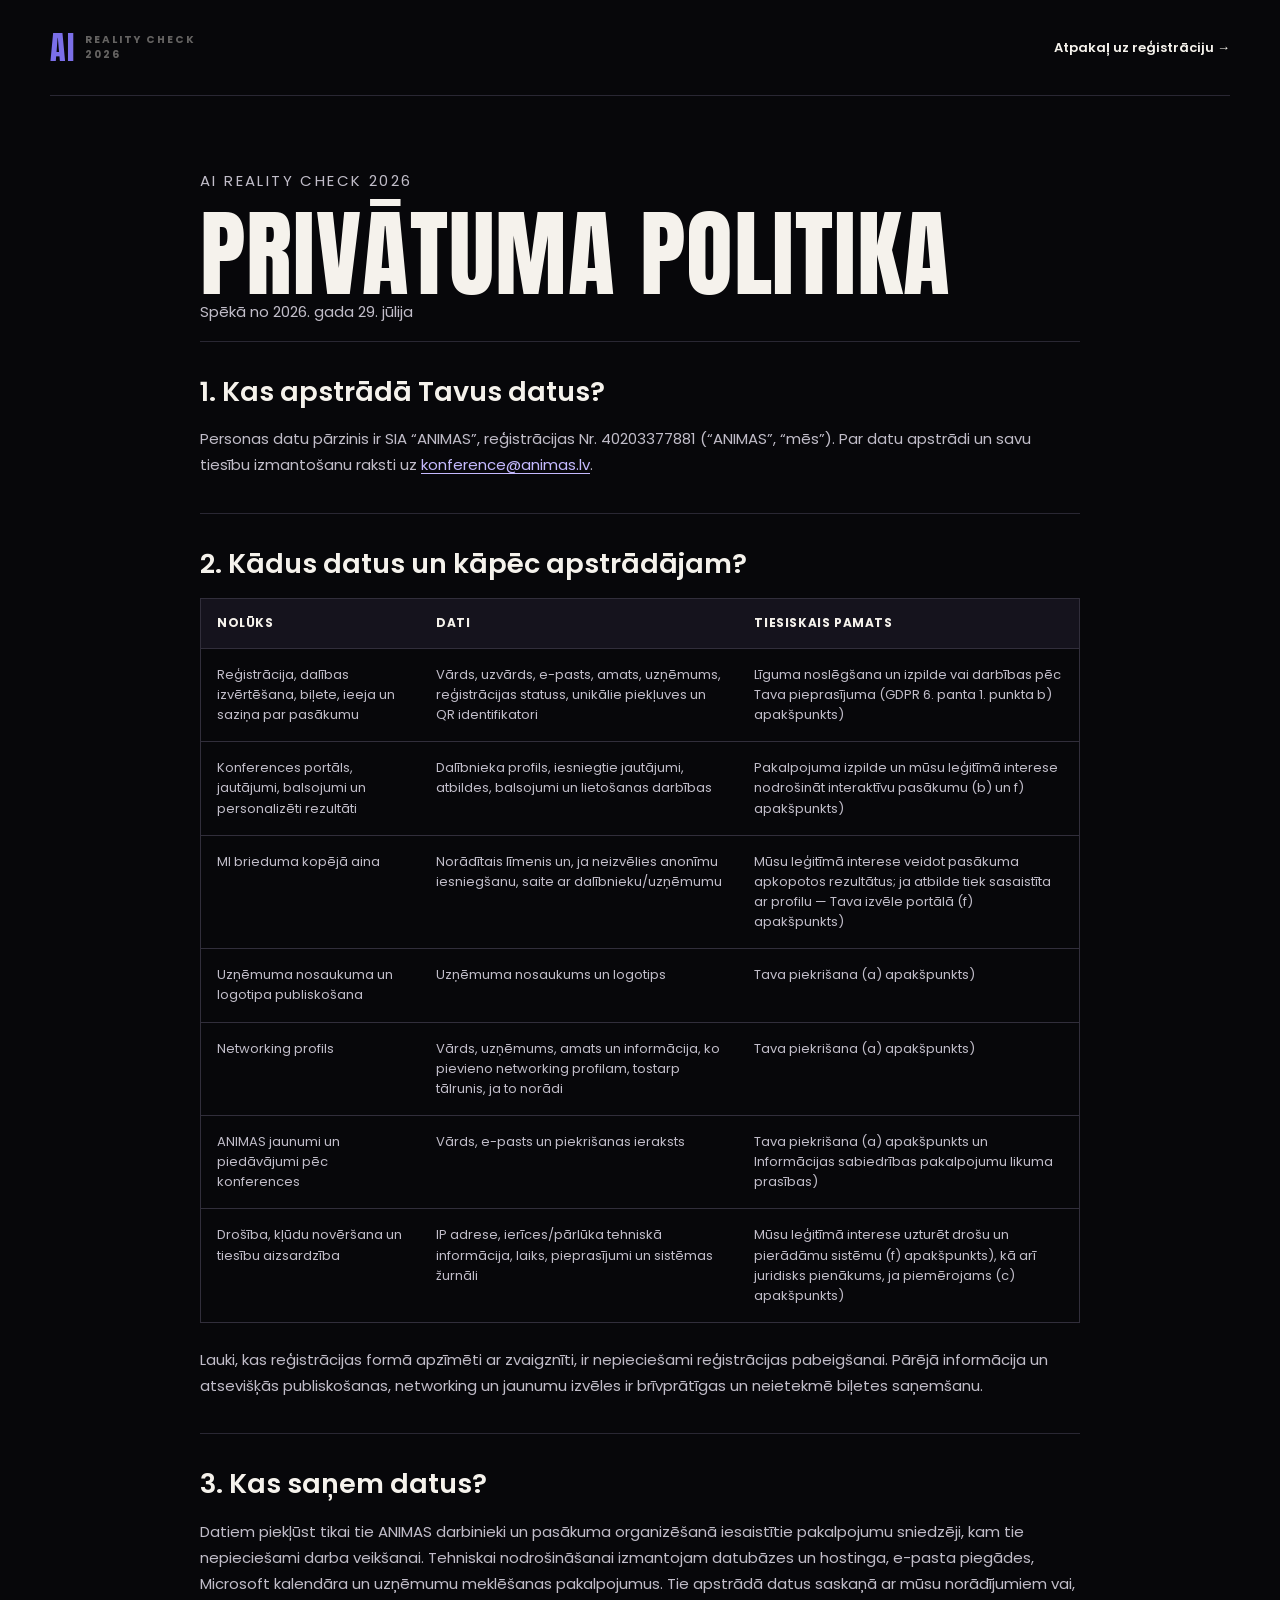
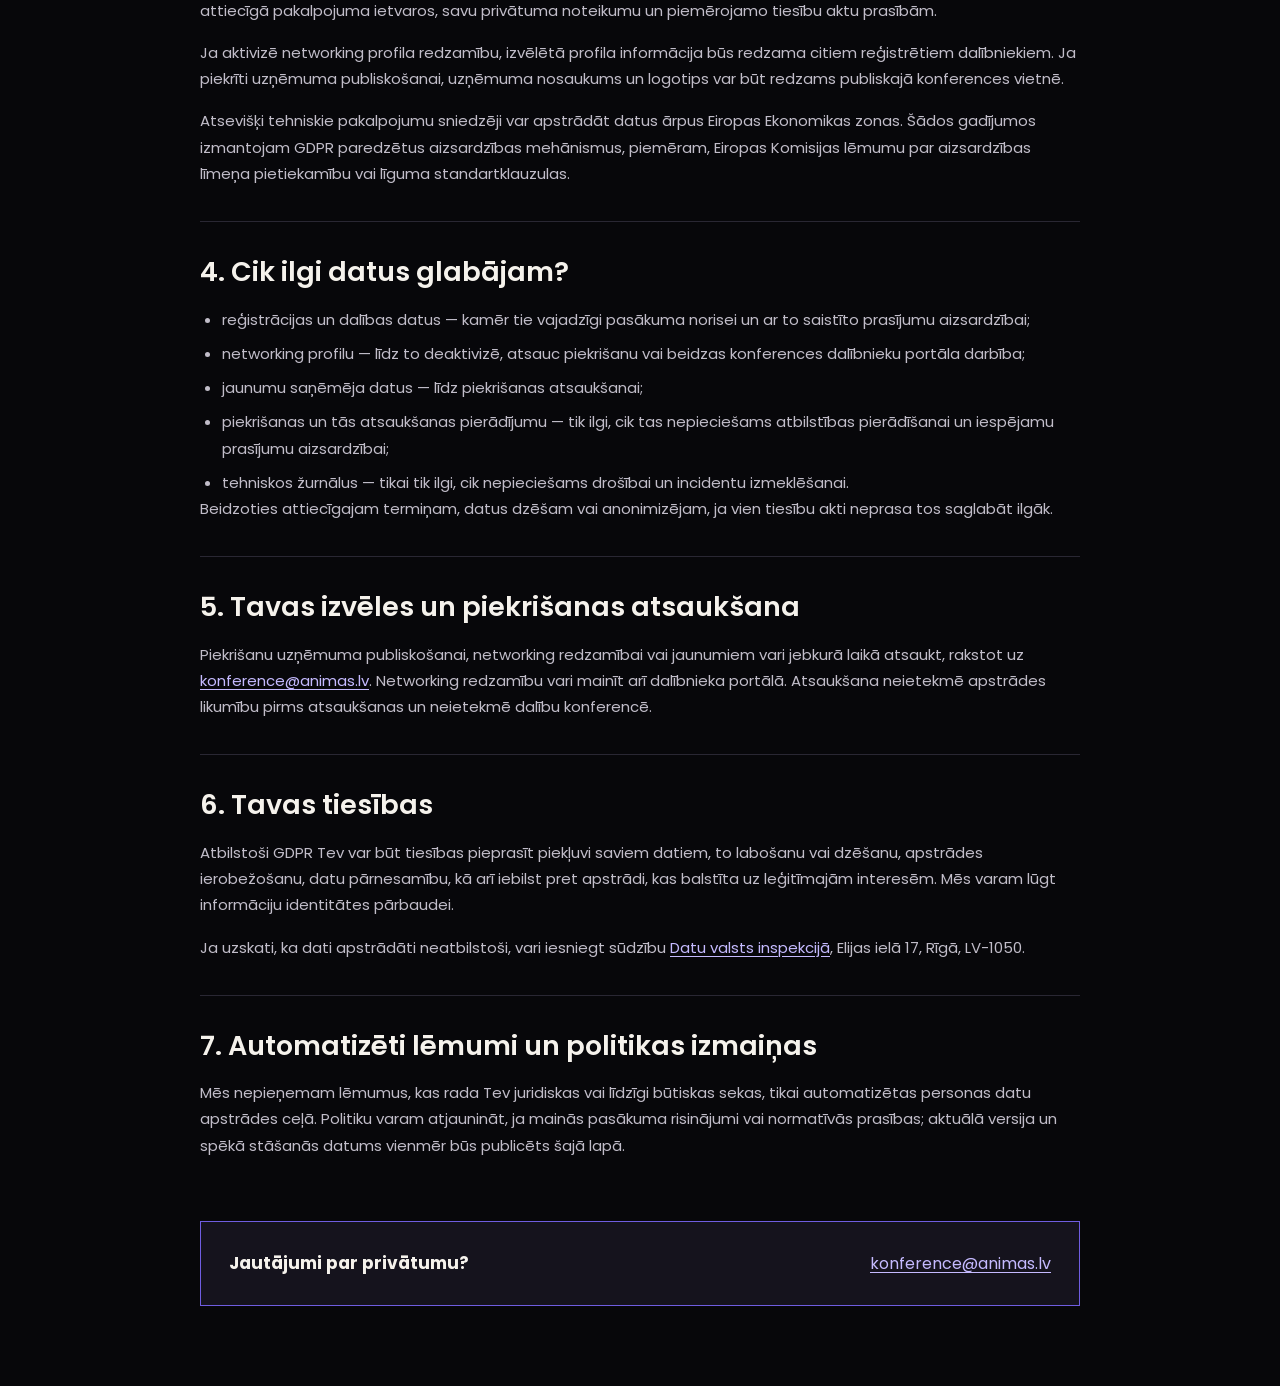
<file: privatums/index.html>
<!DOCTYPE html>
<html lang="lv">
<head>
  <meta charset="UTF-8">
  <meta name="viewport" content="width=device-width, initial-scale=1.0">
  <title>Privātuma politika | AI Reality Check 2026</title>
  <meta name="description" content="Informācija par personas datu apstrādi AI Reality Check 2026 vietnē un pasākumā.">
  <link rel="preconnect" href="https://fonts.googleapis.com">
  <link rel="preconnect" href="https://fonts.gstatic.com" crossorigin>
  <link href="https://fonts.googleapis.com/css2?family=Anton&family=Poppins:wght@400;500;600;700;800&display=swap" rel="stylesheet">
  <link rel="icon" type="image/x-icon" href="../favicon.ico">
  <link rel="stylesheet" href="../portal.css">
  <link rel="stylesheet" href="../site-chrome.css">
  <link rel="stylesheet" href="./privacy.css">
  <script src="../site-chrome.js" defer></script>
</head>
<body>
  <main class="privacy-shell">
    <header class="privacy-topbar">
      <a class="brand" href="../">
        <span class="brand-mark">AI</span>
        <span class="brand-text"><span class="brand-title">Reality Check</span><span class="brand-subtitle">2026</span></span>
      </a>
      <a class="privacy-back" href="../registracija/">Atpakaļ uz reģistrāciju <span aria-hidden="true">→</span></a>
    </header>

    <article class="privacy-document">
      <p class="privacy-kicker">AI Reality Check 2026</p>
      <h1>Privātuma politika</h1>
      <p class="privacy-updated">Spēkā no 2026. gada 29. jūlija</p>

      <section>
        <h2>1. Kas apstrādā Tavus datus?</h2>
        <p>Personas datu pārzinis ir SIA “ANIMAS”, reģistrācijas Nr. 40203377881 (“ANIMAS”, “mēs”). Par datu apstrādi un savu tiesību izmantošanu raksti uz <a href="mailto:konference@animas.lv">konference@animas.lv</a>.</p>
      </section>

      <section>
        <h2>2. Kādus datus un kāpēc apstrādājam?</h2>
        <div class="privacy-table-wrap">
          <table>
            <thead><tr><th>Nolūks</th><th>Dati</th><th>Tiesiskais pamats</th></tr></thead>
            <tbody>
              <tr><td>Reģistrācija, dalības izvērtēšana, biļete, ieeja un saziņa par pasākumu</td><td>Vārds, uzvārds, e-pasts, amats, uzņēmums, reģistrācijas statuss, unikālie piekļuves un QR identifikatori</td><td>Līguma noslēgšana un izpilde vai darbības pēc Tava pieprasījuma (GDPR 6. panta 1. punkta b) apakšpunkts)</td></tr>
              <tr><td>Konferences portāls, jautājumi, balsojumi un personalizēti rezultāti</td><td>Dalībnieka profils, iesniegtie jautājumi, atbildes, balsojumi un lietošanas darbības</td><td>Pakalpojuma izpilde un mūsu leģitīmā interese nodrošināt interaktīvu pasākumu (b) un f) apakšpunkts)</td></tr>
              <tr><td>MI brieduma kopējā aina</td><td>Norādītais līmenis un, ja neizvēlies anonīmu iesniegšanu, saite ar dalībnieku/uzņēmumu</td><td>Mūsu leģitīmā interese veidot pasākuma apkopotos rezultātus; ja atbilde tiek sasaistīta ar profilu — Tava izvēle portālā (f) apakšpunkts)</td></tr>
              <tr><td>Uzņēmuma nosaukuma un logotipa publiskošana</td><td>Uzņēmuma nosaukums un logotips</td><td>Tava piekrišana (a) apakšpunkts)</td></tr>
              <tr><td>Networking profils</td><td>Vārds, uzņēmums, amats un informācija, ko pievieno networking profilam, tostarp tālrunis, ja to norādi</td><td>Tava piekrišana (a) apakšpunkts)</td></tr>
              <tr><td>ANIMAS jaunumi un piedāvājumi pēc konferences</td><td>Vārds, e-pasts un piekrišanas ieraksts</td><td>Tava piekrišana (a) apakšpunkts un Informācijas sabiedrības pakalpojumu likuma prasības)</td></tr>
              <tr><td>Drošība, kļūdu novēršana un tiesību aizsardzība</td><td>IP adrese, ierīces/pārlūka tehniskā informācija, laiks, pieprasījumi un sistēmas žurnāli</td><td>Mūsu leģitīmā interese uzturēt drošu un pierādāmu sistēmu (f) apakšpunkts), kā arī juridisks pienākums, ja piemērojams (c) apakšpunkts)</td></tr>
            </tbody>
          </table>
        </div>
        <p>Lauki, kas reģistrācijas formā apzīmēti ar zvaigznīti, ir nepieciešami reģistrācijas pabeigšanai. Pārējā informācija un atsevišķās publiskošanas, networking un jaunumu izvēles ir brīvprātīgas un neietekmē biļetes saņemšanu.</p>
      </section>

      <section>
        <h2>3. Kas saņem datus?</h2>
        <p>Datiem piekļūst tikai tie ANIMAS darbinieki un pasākuma organizēšanā iesaistītie pakalpojumu sniedzēji, kam tie nepieciešami darba veikšanai. Tehniskai nodrošināšanai izmantojam datubāzes un hostinga, e-pasta piegādes, Microsoft kalendāra un uzņēmumu meklēšanas pakalpojumus. Tie apstrādā datus saskaņā ar mūsu norādījumiem vai, attiecīgā pakalpojuma ietvaros, savu privātuma noteikumu un piemērojamo tiesību aktu prasībām.</p>
        <p>Ja aktivizē networking profila redzamību, izvēlētā profila informācija būs redzama citiem reģistrētiem dalībniekiem. Ja piekrīti uzņēmuma publiskošanai, uzņēmuma nosaukums un logotips var būt redzams publiskajā konferences vietnē.</p>
        <p>Atsevišķi tehniskie pakalpojumu sniedzēji var apstrādāt datus ārpus Eiropas Ekonomikas zonas. Šādos gadījumos izmantojam GDPR paredzētus aizsardzības mehānismus, piemēram, Eiropas Komisijas lēmumu par aizsardzības līmeņa pietiekamību vai līguma standartklauzulas.</p>
      </section>

      <section>
        <h2>4. Cik ilgi datus glabājam?</h2>
        <ul>
          <li>reģistrācijas un dalības datus — kamēr tie vajadzīgi pasākuma norisei un ar to saistīto prasījumu aizsardzībai;</li>
          <li>networking profilu — līdz to deaktivizē, atsauc piekrišanu vai beidzas konferences dalībnieku portāla darbība;</li>
          <li>jaunumu saņēmēja datus — līdz piekrišanas atsaukšanai;</li>
          <li>piekrišanas un tās atsaukšanas pierādījumu — tik ilgi, cik tas nepieciešams atbilstības pierādīšanai un iespējamu prasījumu aizsardzībai;</li>
          <li>tehniskos žurnālus — tikai tik ilgi, cik nepieciešams drošībai un incidentu izmeklēšanai.</li>
        </ul>
        <p>Beidzoties attiecīgajam termiņam, datus dzēšam vai anonimizējam, ja vien tiesību akti neprasa tos saglabāt ilgāk.</p>
      </section>

      <section>
        <h2>5. Tavas izvēles un piekrišanas atsaukšana</h2>
        <p>Piekrišanu uzņēmuma publiskošanai, networking redzamībai vai jaunumiem vari jebkurā laikā atsaukt, rakstot uz <a href="mailto:konference@animas.lv">konference@animas.lv</a>. Networking redzamību vari mainīt arī dalībnieka portālā. Atsaukšana neietekmē apstrādes likumību pirms atsaukšanas un neietekmē dalību konferencē.</p>
      </section>

      <section>
        <h2>6. Tavas tiesības</h2>
        <p>Atbilstoši GDPR Tev var būt tiesības pieprasīt piekļuvi saviem datiem, to labošanu vai dzēšanu, apstrādes ierobežošanu, datu pārnesamību, kā arī iebilst pret apstrādi, kas balstīta uz leģitīmajām interesēm. Mēs varam lūgt informāciju identitātes pārbaudei.</p>
        <p>Ja uzskati, ka dati apstrādāti neatbilstoši, vari iesniegt sūdzību <a href="https://www.dvi.gov.lv/lv" target="_blank" rel="noopener noreferrer">Datu valsts inspekcijā</a>, Elijas ielā 17, Rīgā, LV-1050.</p>
      </section>

      <section>
        <h2>7. Automatizēti lēmumi un politikas izmaiņas</h2>
        <p>Mēs nepieņemam lēmumus, kas rada Tev juridiskas vai līdzīgi būtiskas sekas, tikai automatizētas personas datu apstrādes ceļā. Politiku varam atjaunināt, ja mainās pasākuma risinājumi vai normatīvās prasības; aktuālā versija un spēkā stāšanās datums vienmēr būs publicēts šajā lapā.</p>
      </section>

      <footer class="privacy-footer">
        <strong>Jautājumi par privātumu?</strong>
        <a href="mailto:konference@animas.lv">konference@animas.lv</a>
      </footer>
    </article>
  </main>
</body>
</html>
</file>
<file: portal.css>
:root {
  --bg: #030303;
  --panel: #09090c;
  --panel-2: #0d0d12;
  --text: #f1eee8;
  --muted: #77747d;
  --line: #29272f;
  --violet: #7964f2;
  --pink: #ff008c;
  --yellow: #f2e900;
  --green: #16df91;
  --red: #ff4d67;
  --shadow: none;
  --page-inline: clamp(20px, 4vw, 48px);
  --content-width: 1280px;
  --registration-width: 1120px;
}

*,
*::before,
*::after {
  box-sizing: border-box;
}

html {
  background: var(--bg);
  color: var(--text);
  color-scheme: dark;
}

body {
  margin: 0;
  min-height: 100vh;
  overflow-x: hidden;
  font-family: "Poppins", system-ui, sans-serif;
  background: var(--bg);
  color: var(--text);
}

body::before {
  content: none;
}

a {
  color: inherit;
}

button,
input,
textarea {
  font: inherit;
}

button {
  cursor: pointer;
}

:focus-visible {
  outline: 2px solid var(--yellow);
  outline-offset: 4px;
}

[hidden] {
  display: none !important;
}

.portal-shell {
  position: relative;
  z-index: 1;
  width: 100%;
  margin: 0;
  padding: 0 0 72px;
}

.results-shell > section {
  width: min(var(--content-width), calc(100% - (2 * var(--page-inline))));
  margin: 0 auto;
}

.results-shell > section + section {
  margin-top: 32px;
}

.topbar {
  display: flex;
  align-items: center;
  justify-content: space-between;
  gap: 16px;
  min-height: 64px;
  padding: 0 max(20px, calc((100vw - var(--content-width)) / 2));
  border-bottom: 1px solid var(--line);
  margin-bottom: 0;
}

.brand {
  display: inline-flex;
  align-items: center;
  gap: 10px;
  text-decoration: none;
}

.brand-mark {
  display: block;
  width: 31px;
  height: 35px;
  color: var(--violet);
  font-family: "Anton", sans-serif;
  font-size: 27px;
  font-weight: 400;
  line-height: 35px;
}

.brand-text {
  display: grid;
  gap: 2px;
}

.brand-title {
  font-size: 8px;
  font-weight: 800;
  letter-spacing: 1.5px;
  line-height: 1.35;
  text-transform: uppercase;
}

.brand-subtitle {
  color: var(--text);
  font-size: 8px;
  font-weight: 800;
  letter-spacing: 1.5px;
  line-height: 1.35;
  text-transform: uppercase;
}

.top-actions {
  display: flex;
  align-items: center;
  gap: 10px;
}

.mode-chip,
.status-chip,
.step-pill,
.tag {
  display: inline-flex;
  align-items: center;
  gap: 8px;
  min-height: 28px;
  padding: 6px 10px;
  border: 1px solid var(--line);
  background: var(--panel);
  color: var(--muted);
  font-size: 10px;
  font-weight: 800;
  letter-spacing: 1px;
  text-transform: uppercase;
}

.mode-chip::before,
.status-chip::before {
  content: "";
  width: 8px;
  height: 8px;
  background: var(--violet);
}

.status-chip.is-live::before {
  background: var(--pink);
  box-shadow: 0 0 0 6px rgba(255, 0, 138, .16);
  animation: pulse 1.6s infinite;
}

.status-chip.is-ok::before {
  background: var(--green);
}

.hero-panel,
.card,
.ticket,
.phone-panel {
  border: 1px solid var(--line);
  background: var(--panel);
  box-shadow: var(--shadow);
}

.hero-panel {
  display: grid;
  grid-template-columns: minmax(0, 1.2fr) minmax(320px, .8fr);
  gap: 32px;
  padding: clamp(24px, 5vw, 56px);
}

.registration-hero {
  grid-template-columns: 1fr;
  min-height: clamp(330px, 45vh, 440px);
  padding: clamp(42px, 6vh, 64px) var(--page-inline) clamp(46px, 6vh, 68px);
  border: 0;
  background: var(--bg);
}

.registration-hero-inner {
  display: flex;
  flex-direction: column;
  width: min(100%, var(--content-width));
  margin: 0 auto;
}

.registration-title {
  display: grid;
  width: fit-content;
  max-width: 100%;
  margin-bottom: 0;
  font-family: "Poppins", sans-serif;
  font-size: clamp(58px, 6vw, 92px);
  font-weight: 700;
  line-height: .9;
  letter-spacing: 0;
  text-transform: uppercase;
}

.registration-title span:first-child {
  color: var(--violet);
}

.registration-kicker {
  margin-bottom: clamp(46px, 7vh, 72px);
  font-size: 13px;
  font-weight: 700;
  letter-spacing: 1.6px;
  text-transform: uppercase;
}

.registration-hero-grid {
  display: grid;
  grid-template-columns: minmax(430px, 560px) minmax(300px, 380px);
  gap: clamp(48px, 6vw, 80px);
  align-items: end;
  max-width: 1020px;
}

.event-facts {
  display: grid;
  gap: 18px;
  align-self: end;
  margin-bottom: clamp(2px, 2vw, 20px);
  color: var(--muted);
  font-size: 13px;
}

.event-facts p {
  max-width: 360px;
  margin: 0 0 14px;
  line-height: 1.35;
}

.event-facts strong,
.event-facts span {
  color: var(--text);
  font-size: 11px;
  font-weight: 800;
  letter-spacing: 1px;
  text-transform: uppercase;
}

.event-facts span {
  color: var(--pink);
}

.event-ribbon {
  display: block;
  min-height: 54px;
  overflow: hidden;
  background: var(--yellow);
  color: var(--bg);
  font-size: 13px;
  font-weight: 900;
  letter-spacing: .9px;
  text-transform: uppercase;
  white-space: nowrap;
}

.event-ribbon-track {
  display: flex;
  width: max-content;
  min-height: 54px;
  animation: ribbon-roll 24s linear infinite;
  will-change: transform;
}

.event-ribbon-group {
  display: flex;
  flex-shrink: 0;
  align-items: center;
  gap: 22px;
  padding: 0 11px;
}

.event-ribbon-group span::after {
  content: "+";
  margin-left: 22px;
}

.event-ribbon:hover .event-ribbon-track {
  animation-play-state: paused;
}

.pass-ribbon {
  margin-bottom: 38px;
}

.registration-card {
  width: min(var(--registration-width), calc(100% - (2 * var(--page-inline))));
  margin: 48px auto 0;
  padding: clamp(24px, 4vw, 48px);
}

.eyebrow {
  color: var(--pink);
  font-size: 11px;
  font-weight: 900;
  letter-spacing: 1px;
  text-transform: uppercase;
}

h1,
h2,
h3,
p {
  margin-top: 0;
}

h1,
.display {
  margin-bottom: 18px;
  font-size: clamp(42px, 8vw, 94px);
  line-height: .96;
  font-weight: 800;
  text-transform: uppercase;
}

h2 {
  margin-bottom: 16px;
  font-size: clamp(28px, 3vw, 42px);
  line-height: 1.08;
  letter-spacing: 0;
}

h3 {
  margin-bottom: 10px;
  font-size: 20px;
}

.lead {
  max-width: 660px;
  color: var(--muted);
  font-size: 15px;
  line-height: 1.65;
}

.grid {
  display: grid;
  gap: 16px;
}

.grid.two {
  grid-template-columns: repeat(2, minmax(0, 1fr));
}

.grid.three {
  grid-template-columns: repeat(3, minmax(0, 1fr));
}

.card {
  padding: 20px;
}

.card.is-accent {
  border-color: rgba(255, 0, 138, .38);
  box-shadow: 0 0 0 1px rgba(255, 0, 138, .08), var(--shadow);
}

.card-title-row {
  display: flex;
  align-items: flex-start;
  justify-content: space-between;
  gap: 16px;
}

.muted {
  color: var(--muted);
}

.fine {
  color: var(--muted);
  font-size: 13px;
  line-height: 1.6;
}

.optional {
  color: var(--muted);
  font-size: 12px;
  font-weight: 600;
}

.required-mark {
  color: var(--pink);
}

.btn-row {
  display: flex;
  flex-wrap: wrap;
  gap: 12px;
  margin-top: 24px;
}

.btn {
  display: inline-flex;
  align-items: center;
  justify-content: center;
  gap: 10px;
  min-height: 48px;
  padding: 12px 18px;
  border: 1px solid transparent;
  border-radius: 1px;
  background: var(--violet);
  color: #fff;
  text-decoration: none;
  font-size: 13px;
  font-weight: 700;
  transition: transform .18s ease, border-color .18s ease, background .18s ease;
}

.btn::after {
  content: "->";
  font-weight: 400;
}

.btn:hover {
  transform: translateY(-1px);
  background: #6b55e8;
}

.btn.secondary {
  border-color: var(--line);
  background: transparent;
  color: var(--text);
}

.btn.secondary::after {
  content: "";
}

.btn.secondary:hover {
  border-color: rgba(122, 103, 238, .8);
  background: rgba(122, 103, 238, .1);
}

.btn.pink {
  background: var(--pink);
}

.btn.pink::after {
  content: "->";
}

.btn.pink:hover {
  background: #dc0078;
}

.btn:disabled {
  cursor: not-allowed;
  opacity: .45;
  transform: none;
}

.stepper {
  display: grid;
  grid-template-columns: repeat(3, minmax(0, 1fr));
  gap: 8px;
  margin: 0 0 28px;
}

.step-pill {
  justify-content: center;
  color: var(--muted);
}

.step-pill.is-active {
  border-color: var(--violet);
  color: var(--text);
  background: rgba(121, 100, 242, .14);
}

.step-pill.is-done {
  border-color: rgba(56, 229, 156, .45);
  color: var(--green);
}

.form-step {
  display: none;
}

.form-step.is-active {
  display: block;
}

.field {
  display: grid;
  gap: 8px;
  margin-bottom: 16px;
}

.field label,
.choice-title {
  color: rgba(244, 240, 233, .9);
  font-size: 18px;
  font-weight: 400;
}

.field input,
.field textarea {
  width: 100%;
  min-height: 50px;
  border: 1px solid var(--line);
  border-radius: 1px;
  background: #09090c;
  color: var(--text);
  padding: 12px 14px;
}

.field input:focus,
.field textarea:focus {
  border-color: var(--violet);
  outline: 0;
}

.field textarea {
  min-height: 112px;
  resize: vertical;
}

.field-error {
  min-height: 18px;
  color: var(--red);
  font-size: 13px;
}

.company-box {
  position: relative;
}

.company-embed-shell {
  position: relative;
  width: 100%;
  height: 210px;
  border: 0;
  background: transparent;
  overflow: hidden;
  transition: opacity .18s ease;
}

.company-embed-shell.is-disabled {
  pointer-events: none;
  opacity: .35;
}

.company-embed-shell.has-selection {
  display: none;
}

.company-embed-shell iframe {
  display: block;
  width: 100%;
  height: 210px;
  border: 0;
  background: #030303;
  color-scheme: dark;
  filter: invert(.94) hue-rotate(180deg) saturate(.72) brightness(.9);
}

.company-selected-chip {
  display: flex;
  align-items: center;
  justify-content: space-between;
  gap: 12px;
  width: 100%;
  min-height: 56px;
  padding: 14px 16px;
  border: 1px solid rgba(255, 255, 255, .1);
  border-radius: 10px;
  background: rgba(255, 255, 255, .03);
  font-size: 14px;
  color: var(--text);
}

.company-selected-chip[hidden] {
  display: none;
}

.company-selected-change {
  flex-shrink: 0;
  border: 0;
  background: transparent;
  color: var(--V);
  font-size: 13px;
  font-weight: 600;
  cursor: pointer;
  text-decoration: underline;
}

.choice-list {
  display: grid;
  gap: 10px;
}

.choice,
.check-choice {
  display: grid;
  grid-template-columns: 22px 1fr;
  gap: 12px;
  align-items: start;
  min-height: 56px;
  padding: 16px;
  border: 1px solid var(--line);
  border-radius: 1px;
  background: var(--bg);
}

.question-line {
  margin-bottom: 18px;
  font-size: 18px;
  color: rgba(244, 240, 233, .78);
}

.choice:has(input:checked),
.check-choice:has(input:checked) {
  border-color: rgba(122, 103, 238, .85);
  background: rgba(122, 103, 238, .14);
}

.choice input,
.check-choice input {
  width: 18px;
  height: 18px;
  margin-top: 2px;
  accent-color: var(--violet);
}

.confirmation {
  display: none;
}

.confirmation.is-visible {
  display: block;
}

.ai-anonymous-choice {
  margin-top: 14px;
}

.confirmation-title {
  margin-top: 18px;
}

.confirmation-grid {
  margin-top: 20px;
}

.meter {
  display: grid;
  gap: 10px;
}

.meter-row {
  display: grid;
  grid-template-columns: minmax(130px, 1fr) minmax(130px, 2fr) 42px;
  gap: 12px;
  align-items: center;
}

.meter-track {
  height: 10px;
  background: #07070a;
  border: 1px solid var(--line);
  overflow: hidden;
}

.meter-fill {
  display: block;
  width: var(--value);
  min-width: 0;
  height: 100%;
  background: linear-gradient(90deg, var(--violet), var(--pink));
  animation: fillIn .6s ease-out;
}

.meter-fill[style*="--value:100%"] {
  box-shadow: 0 0 18px color-mix(in srgb, var(--violet) 58%, transparent);
}

.ticket {
  display: grid;
  gap: 20px;
  padding: 24px;
  min-height: 100%;
  align-content: start;
}

.pass-title {
  font-size: clamp(58px, 8vw, 86px);
  letter-spacing: -2px;
}

.pass-hero {
  grid-template-columns: 1fr;
}

.qr {
  width: min(100%, 260px);
  aspect-ratio: 1;
  margin: 0 auto;
  border: 12px solid var(--text);
  background: #fff;
  image-rendering: pixelated;
}

.qr img {
  display: block;
  width: 100%;
  height: 100%;
  object-fit: contain;
  background: #fff;
}

.pass-layout {
  display: grid;
  grid-template-columns: minmax(300px, 390px) minmax(0, 720px);
  gap: 20px;
  width: min(1180px, calc(100% - 32px));
  margin: 0 auto;
}

/* AI Pass: Figma participant pass view */
body[data-page="pass"] {
  font-family: "Poppins", system-ui, sans-serif;
  background: var(--bg);
}

body[data-page="pass"] .portal-shell {
  min-height: 100vh;
  padding-bottom: 112px;
}

.pass-topbar {
  min-height: 61px;
}

.pass-nav {
  display: flex;
  align-items: center;
  justify-content: center;
  gap: clamp(34px, 5vw, 64px);
  margin-left: auto;
  margin-right: auto;
}

.pass-nav a,
.pass-nav button {
  padding: 0;
  border: 0;
  background: transparent;
  color: var(--muted);
  font-size: 9px;
  font-weight: 800;
  letter-spacing: 1.6px;
  text-decoration: none;
  text-transform: uppercase;
}

.pass-nav a:hover,
.pass-nav button:hover,
.pass-nav button.is-active {
  color: var(--violet);
}

.pass-actions .mode-chip {
  min-height: 30px;
  padding: 8px 13px;
  border-radius: 999px;
  background: var(--bg);
  color: var(--text);
  font-size: 10px;
  font-weight: 600;
  letter-spacing: 0;
  text-transform: none;
}

.pass-actions .mode-chip::before {
  width: 8px;
  height: 8px;
  border-radius: 999px;
  background: var(--green);
}

.pass-pill {
  display: inline-flex;
  align-items: center;
  justify-content: center;
  min-height: 38px;
  padding: 11px 18px;
  border: 1px solid var(--violet);
  border-radius: 999px;
  background: var(--violet);
  color: var(--text);
  font-size: 14px;
  font-weight: 400;
  text-decoration: none;
}

.pass-stage {
  width: min(850px, calc(100% - 40px));
  margin: 46px auto 0;
}

.pass-heading {
  display: grid;
  grid-template-columns: minmax(0, 1fr) auto;
  gap: 48px;
  align-items: end;
  margin-bottom: 36px;
}

.pass-eyebrow,
.pass-panel-label,
.pass-green-label,
.pass-number {
  margin: 0 0 24px;
  font-size: 10px;
  font-weight: 800;
  letter-spacing: 2.8px;
  line-height: 1.2;
  text-transform: uppercase;
}

.pass-eyebrow,
.pass-number {
  color: var(--pink);
}

.pass-heading h1 {
  margin: 0;
  color: var(--text);
  font-size: clamp(42px, 4.1vw, 53px);
  font-weight: 400;
  letter-spacing: 0;
  line-height: 1;
  text-transform: uppercase;
}

.pass-countdown {
  display: flex;
  gap: 23px;
  align-items: end;
  padding-bottom: 4px;
}

.pass-countdown span {
  display: grid;
  gap: 4px;
  color: var(--muted);
  font-size: 8px;
  font-weight: 800;
  letter-spacing: 1px;
  text-align: center;
  text-transform: uppercase;
}

.pass-countdown strong {
  color: var(--text);
  font-size: 31px;
  font-weight: 400;
  letter-spacing: 0;
  line-height: .9;
}

.pass-grid {
  display: grid;
  grid-template-columns: minmax(0, 1.48fr) minmax(300px, .98fr);
  gap: 20px;
  align-items: start;
  min-width: 0;
}

.pass-ticket,
.pass-panel,
.pass-location-panel {
  border: 1px solid var(--line);
  background: var(--panel);
}

.pass-ticket {
  display: grid;
  min-height: 492px;
  padding: 30px 29px 22px;
  background: #0c0b11;
  min-width: 0;
  overflow: hidden;
}

.pass-ticket-top {
  display: flex;
  align-items: flex-start;
  justify-content: space-between;
  gap: 20px;
}

.pass-ticket-brand {
  display: inline-grid;
  grid-template-columns: auto auto;
  gap: 13px;
  align-items: center;
}

.pass-ticket-brand span {
  color: var(--violet);
  font-size: 34px;
  font-weight: 400;
  line-height: 1;
}

.pass-ticket-brand strong {
  color: var(--text);
  font-size: 9px;
  font-weight: 800;
  letter-spacing: 1.7px;
  line-height: 1.35;
  text-transform: uppercase;
}

.pass-ticket .status-chip {
  min-height: 26px;
  padding: 7px 10px;
  border-color: rgba(22, 223, 145, .62);
  background: rgba(22, 223, 145, .08);
  color: var(--green);
  font-size: 8px;
  letter-spacing: 1.3px;
}

.pass-ticket .status-chip::before {
  width: 6px;
  height: 6px;
  border-radius: 999px;
}

.pass-person {
  align-self: center;
  padding-top: 30px;
}

.pass-person strong {
  display: block;
  max-width: 420px;
  color: var(--text);
  font-size: clamp(40px, 4vw, 52px);
  font-weight: 400;
  letter-spacing: 0;
  line-height: 1.08;
  overflow-wrap: anywhere;
}

.pass-person p {
  margin: 0;
  color: var(--muted);
  font-size: 13px;
  line-height: 1.4;
}

.pass-code-panel {
  display: grid;
  grid-template-columns: 122px 1fr;
  gap: 22px;
  align-items: center;
  margin-top: 54px;
  padding: 20px 24px;
  background: var(--text);
  color: var(--bg);
}

.pass-code-panel > div:last-child {
  display: grid;
  gap: 8px;
}

.pass-code-panel span,
.pass-code-panel small {
  color: #77747d;
  font-size: 8px;
  font-weight: 800;
  letter-spacing: 1.5px;
  line-height: 1.2;
  text-transform: uppercase;
}

.pass-code-panel strong {
  color: var(--bg);
  font-size: clamp(24px, 3vw, 34px);
  font-weight: 800;
  letter-spacing: 1.2px;
  line-height: 1;
  overflow-wrap: anywhere;
}

.pass-code-panel small {
  display: block;
  font-weight: 500;
  letter-spacing: 0;
  text-transform: none;
}

.pass-qr {
  position: relative;
  display: grid;
  grid-template-columns: repeat(6, 1fr);
  grid-template-rows: repeat(6, 1fr);
  gap: 8px;
  width: 96px;
  height: 96px;
  padding: 0;
  background: var(--text);
  overflow: hidden;
}

.pass-qr span {
  display: block;
  background: var(--bg);
}

.pass-qr span:nth-child(2),
.pass-qr span:nth-child(5),
.pass-qr span:nth-child(7),
.pass-qr span:nth-child(10) {
  opacity: 0;
}

.pass-qr img {
  position: absolute;
  inset: 0;
  display: block;
  width: 100%;
  height: 100%;
  object-fit: contain;
  background: var(--text);
}

.pass-qr img:not([src]),
.pass-qr img[src=""] {
  display: none;
}

.pass-ticket-footer {
  display: flex;
  justify-content: space-between;
  gap: 18px;
  align-self: end;
  margin-top: 24px;
  padding-top: 22px;
  border-top: 1px solid var(--line);
  color: var(--muted);
  font-size: 9px;
  font-weight: 800;
  letter-spacing: 1.7px;
  text-transform: uppercase;
}

.pass-side {
  display: grid;
  gap: 16px;
}

.pass-panel {
  padding: 24px 25px;
}

.pass-panel-label {
  margin-bottom: 28px;
  color: var(--text);
}

.pass-green-label {
  display: inline-flex;
  align-items: center;
  gap: 8px;
  margin-bottom: 18px;
  color: var(--green);
}

.pass-green-label::before {
  content: "";
  width: 7px;
  height: 7px;
  border-radius: 999px;
  background: currentColor;
}

.pass-panel h2 {
  margin: 0 0 24px;
  color: var(--text);
  font-size: 22px;
  font-weight: 400;
  letter-spacing: 0;
  line-height: 1.15;
}

.pass-live-panel h2 {
  margin-bottom: 10px;
  font-size: 17px;
  font-weight: 700;
}

.pass-live-panel p:not(.pass-green-label) {
  margin: 0 0 12px;
  color: var(--muted);
  font-size: 12px;
  line-height: 1.5;
}

.wallet-actions {
  display: grid;
  grid-template-columns: repeat(2, minmax(0, 1fr));
  gap: 12px;
  margin-bottom: 14px;
}

.wallet-actions a,
.pass-action-row,
.pass-location-panel {
  min-height: 52px;
  border: 1px solid var(--line);
  background: transparent;
  color: var(--text);
  text-decoration: none;
}

.wallet-actions a {
  display: flex;
  align-items: center;
  gap: 13px;
  padding: 12px 14px;
}

.wallet-actions a[aria-disabled="true"] {
  opacity: 1;
  pointer-events: none;
}

.wallet-icon {
  display: inline-flex;
  align-items: center;
  justify-content: center;
  width: 28px;
  height: 28px;
  flex: 0 0 auto;
  color: var(--text);
}

.wallet-actions small {
  display: block;
  margin-bottom: 2px;
  color: var(--muted);
  font-size: 7px;
  line-height: 1;
}

.wallet-actions span:last-child {
  font-size: 12px;
  font-weight: 800;
  line-height: 1.2;
}

.pass-action-row {
  display: flex;
  align-items: center;
  justify-content: space-between;
  gap: 14px;
  width: 100%;
  padding: 15px 18px;
  font-size: 13px;
}

.pass-action-row:hover,
.pass-location-panel:hover,
.wallet-actions a:hover {
  border-color: rgba(121, 100, 242, .85);
  background: rgba(121, 100, 242, .08);
}

.pass-row-icon {
  display: inline-flex;
  align-items: center;
  justify-content: center;
  color: var(--muted);
  font-size: 18px;
}

.pass-location-panel {
  display: grid;
  grid-template-columns: auto 1fr auto;
  gap: 17px;
  align-items: center;
  min-height: 68px;
  padding: 18px 24px;
}

.pass-location-panel strong,
.pass-location-panel small {
  display: block;
}

.pass-location-panel strong {
  font-size: 14px;
  line-height: 1.3;
}

.pass-location-panel small {
  margin-top: 4px;
  color: var(--muted);
  font-size: 10px;
}

.pass-stage-note {
  display: none;
}

.pass-qa {
  scroll-margin-top: 92px;
  margin-top: 96px;
  padding-top: 34px;
  border-top: 1px solid var(--line);
}

.pass-qa-heading {
  display: grid;
  grid-template-columns: minmax(0, 1fr) auto;
  gap: 32px;
  align-items: end;
  margin-bottom: 34px;
}

.pass-qa-heading .pass-eyebrow {
  margin-bottom: 18px;
}

.pass-qa-heading h2 {
  margin: 0;
  color: var(--text);
  font-size: clamp(42px, 6.5vw, 70px);
  font-weight: 400;
  letter-spacing: -.035em;
  line-height: .92;
  text-transform: uppercase;
}

.pass-qa-heading h2 em {
  color: var(--pink);
  font-style: normal;
}

.pass-qa-count {
  display: flex;
  gap: 14px;
  align-items: center;
  padding: 6px 0 6px 24px;
  border-left: 1px solid var(--line);
}

.pass-qa-count strong {
  color: var(--violet);
  font-size: 46px;
  font-weight: 400;
  line-height: 1;
}

.pass-qa-count span {
  color: var(--muted);
  font-size: 8px;
  font-weight: 800;
  letter-spacing: 1.2px;
  line-height: 1.45;
  text-transform: uppercase;
}

.pass-qa-toolbar {
  display: flex;
  gap: 10px;
  margin-bottom: 8px;
}

.conference-material {
  display: grid;
  grid-template-columns: auto minmax(0, 1fr) auto;
  gap: 18px;
  align-items: center;
  margin-bottom: 22px;
  padding: 20px;
  border: 1px solid rgba(121, 100, 242, .55);
  background: linear-gradient(110deg, rgba(121, 100, 242, .14), rgba(255, 0, 140, .06));
}

.conference-material[hidden] {
  display: none;
}

.conference-material-icon {
  display: grid;
  place-items: center;
  width: 54px;
  height: 66px;
  border: 1px solid rgba(255, 255, 255, .25);
  color: var(--pink);
  font-size: 11px;
  font-weight: 800;
  letter-spacing: 1px;
}

.conference-material-copy span {
  color: var(--green);
  font-size: 8px;
  font-weight: 800;
  letter-spacing: 1.2px;
  text-transform: uppercase;
}

.conference-material-copy h3 {
  margin: 5px 0 3px;
  color: var(--text);
  font-size: 17px;
}

.conference-material-copy p {
  margin: 0;
  color: var(--muted);
  font-size: 11px;
}

.conference-material-download {
  white-space: nowrap;
}

body[data-page="live"] .live-qa-view .pass-qa {
  margin-top: 0;
  padding-top: 0;
  border-top: 0;
}

.pass-qa-search {
  display: flex;
  flex: 1;
  align-items: center;
  gap: 12px;
  min-height: 52px;
  padding: 0 18px;
  border: 1px solid var(--line);
  background: #0c0b11;
  color: var(--muted);
}

.pass-qa-search:focus-within {
  border-color: var(--violet);
  box-shadow: 0 0 0 3px rgba(121, 100, 242, .12);
}

.pass-qa-search input {
  width: 100%;
  border: 0;
  outline: 0;
  background: transparent;
  color: var(--text);
  font: 500 13px "Poppins", sans-serif;
}

.pass-qa-search input::placeholder {
  color: #6f6b76;
}

.pass-qa-filter {
  display: flex;
  min-width: 250px;
}

.pass-qa-filter select {
  width: 100%;
  min-height: 52px;
  padding: 0 38px 0 14px;
  border: 1px solid var(--line);
  outline: 0;
  background: #0c0b11;
  color: var(--text);
  font: 600 10px/1.35 "Poppins", sans-serif;
}

.pass-qa-filter select:focus {
  border-color: var(--violet);
  box-shadow: 0 0 0 3px rgba(121, 100, 242, .12);
}

.pass-qa-refresh {
  min-width: 104px;
  padding: 0 18px;
  border: 1px solid var(--line);
  background: transparent;
  color: var(--text);
  font: 700 10px "Poppins", sans-serif;
  letter-spacing: .8px;
  text-transform: uppercase;
}

.pass-qa-refresh:hover {
  border-color: var(--violet);
  color: var(--violet);
}

.pass-qa-list {
  display: grid;
}

.pass-qa-card {
  display: grid;
  grid-template-columns: 54px minmax(0, 1fr);
  gap: 18px;
  padding: 30px 4px 32px;
  border-bottom: 1px solid var(--line);
  transition: background .2s ease, padding .2s ease;
}

.pass-qa-card:hover {
  padding-right: 16px;
  padding-left: 16px;
  background: rgba(121, 100, 242, .045);
}

.pass-qa-index {
  padding-top: 3px;
  color: var(--violet);
  font-size: 11px;
  font-weight: 800;
  letter-spacing: 1px;
}

.pass-qa-content {
  min-width: 0;
}

.pass-qa-meta {
  display: flex;
  flex-wrap: wrap;
  gap: 7px 16px;
  align-items: center;
  color: var(--muted);
  font-size: 8px;
  font-weight: 800;
  letter-spacing: 1.1px;
  text-transform: uppercase;
}

.pass-qa-meta strong {
  padding: 4px 7px;
  border: 1px solid rgba(255, 0, 140, .45);
  color: var(--pink);
  font-size: 7px;
  letter-spacing: .8px;
}

.pass-qa-content h3 {
  margin: 13px 0 22px;
  color: var(--text);
  font-size: clamp(19px, 2.5vw, 25px);
  font-weight: 600;
  letter-spacing: -.02em;
  line-height: 1.35;
}

.pass-qa-answer {
  display: grid;
  grid-template-columns: 72px minmax(0, 1fr);
  gap: 18px;
  padding: 18px 20px;
  border-left: 3px solid var(--violet);
  background: #121018;
}

.pass-qa-answer > span {
  padding-top: 3px;
  color: var(--green);
  font-size: 8px;
  font-weight: 800;
  letter-spacing: 1.2px;
  text-transform: uppercase;
}

.pass-qa-answer p {
  margin: 0;
  color: #d5d0da;
  font-size: 13px;
  line-height: 1.75;
  white-space: pre-line;
}

.pass-qa-empty {
  margin: 0;
  padding: 40px 20px;
  border-bottom: 1px solid var(--line);
  color: var(--muted);
  font-size: 13px;
  text-align: center;
}

@media (max-width: 620px) {
  .pass-qa { margin-top: 68px; }
  .pass-qa-heading { grid-template-columns: 1fr; align-items: start; }
  .pass-qa-count { border-left: 0; padding: 0; }
  .pass-qa-toolbar { display: grid; }
  .pass-qa-filter { min-width: 0; }
  .pass-qa-refresh { min-height: 46px; }
  .pass-qa-card { grid-template-columns: 32px minmax(0, 1fr); gap: 10px; }
  .pass-qa-card:hover { padding-right: 4px; padding-left: 4px; }
  .pass-qa-answer { grid-template-columns: 1fr; gap: 8px; padding: 16px; }
  .conference-material { grid-template-columns: auto minmax(0, 1fr); padding: 16px; }
  .conference-material-download { grid-column: 1 / -1; width: 100%; }
}

.sr-only {
  position: absolute;
  width: 1px;
  height: 1px;
  padding: 0;
  margin: -1px;
  overflow: hidden;
  clip: rect(0, 0, 0, 0);
  white-space: nowrap;
  border: 0;
}

@media (max-width: 980px) {
  .pass-stage {
    width: min(760px, calc(100% - 32px));
  }

  .pass-grid {
    grid-template-columns: 1fr;
  }

  .pass-side {
    grid-template-columns: repeat(2, minmax(0, 1fr));
  }

  .pass-wallet-panel {
    grid-column: 1 / -1;
  }

  .pass-nav {
    gap: 24px;
  }
}

@media (max-width: 860px) {
  body[data-page="pass"] .portal-shell {
    padding-bottom: 72px;
  }

  .pass-topbar {
    display: grid;
    grid-template-columns: auto 1fr;
    gap: 18px;
    min-height: 68px;
    padding: 12px 16px;
  }

  .pass-nav {
    order: 3;
    grid-column: 1 / -1;
    justify-content: flex-start;
    gap: 18px;
    overflow-x: auto;
    padding: 5px 0 2px;
  }

  .pass-actions {
    position: static;
    width: auto;
    flex-direction: row;
    justify-content: flex-end;
    align-items: center;
  }

  .pass-actions .mode-chip {
    display: inline-flex;
  }

  .pass-stage {
    margin-top: 38px;
  }
}

/* Check-in terminal ------------------------------------------------------ */
body[data-page="checkin"] {
  min-height: 100svh;
  background:
    linear-gradient(rgba(255, 255, 255, .022) 1px, transparent 1px),
    linear-gradient(90deg, rgba(255, 255, 255, .022) 1px, transparent 1px),
    #030303;
  background-size: 48px 48px;
}

.checkin-shell {
  min-height: 100svh;
}

.checkin-topbar {
  display: flex;
  align-items: center;
  justify-content: space-between;
  min-height: 72px;
  padding: 0 clamp(18px, 4vw, 48px);
  border-bottom: 1px solid var(--line);
  background: rgba(3, 3, 3, .92);
}

.checkin-brand-mark {
  width: auto;
  height: 34px;
  object-fit: contain;
}

.checkin-account {
  display: flex;
  align-items: center;
  gap: 14px;
  color: var(--muted);
  font-size: 12px;
}

.checkin-account button {
  min-height: 36px;
  padding: 0 14px;
  border: 1px solid var(--line);
  background: transparent;
  color: var(--text);
  font-size: 11px;
  font-weight: 700;
  letter-spacing: .8px;
  text-transform: uppercase;
}

.checkin-login {
  display: grid;
  grid-template-columns: minmax(0, 1.2fr) minmax(360px, .8fr);
  min-height: calc(100svh - 72px);
}

.checkin-login-copy,
.checkin-login-card {
  display: flex;
  flex-direction: column;
  justify-content: center;
  padding: clamp(36px, 7vw, 100px);
}

.checkin-login-copy {
  border-right: 1px solid var(--line);
}

.checkin-kicker,
.checkin-step {
  margin: 0 0 18px;
  color: var(--green);
  font-size: 11px;
  font-weight: 800;
  letter-spacing: 2px;
  text-transform: uppercase;
}

.checkin-login-copy h1,
.checkin-stage h1 {
  margin: 0;
  font-family: "Anton", sans-serif;
  font-size: clamp(54px, 7.5vw, 112px);
  font-weight: 400;
  letter-spacing: -.03em;
  line-height: .95;
  text-transform: uppercase;
}

.checkin-login-copy h1 em {
  color: var(--pink);
  font-style: normal;
}

.checkin-login-copy > p:last-child {
  max-width: 560px;
  margin: 30px 0 0;
  color: #aaa6af;
  font-size: clamp(16px, 2vw, 21px);
  line-height: 1.6;
}

.checkin-login-card {
  gap: 20px;
  background: var(--panel);
}

.checkin-login-card h2 {
  margin: -6px 0 20px;
  font-size: clamp(26px, 3vw, 38px);
  font-weight: 500;
  letter-spacing: -.04em;
}

.checkin-login-card label {
  display: grid;
  gap: 9px;
  color: #aaa6af;
  font-size: 11px;
  font-weight: 700;
  letter-spacing: 1.2px;
  text-transform: uppercase;
}

.checkin-login-card input {
  width: 100%;
  min-height: 56px;
  padding: 0 16px;
  border: 1px solid #35323b;
  border-radius: 0;
  background: #050506;
  color: var(--text);
  font-size: 16px;
}

.checkin-login-card input:focus {
  border-color: var(--violet);
  outline: none;
}

.checkin-primary,
.checkin-secondary {
  display: flex;
  align-items: center;
  justify-content: space-between;
  width: 100%;
  min-height: 58px;
  padding: 0 20px;
  border: 0;
  border-radius: 0;
  background: var(--violet);
  color: #fff;
  font-weight: 800;
}

.checkin-primary:disabled {
  cursor: wait;
  opacity: .58;
}

.checkin-primary span {
  font-size: 22px;
}

.checkin-secondary {
  justify-content: center;
  max-width: 320px;
  margin: 18px auto 0;
  border: 1px solid var(--line);
  background: var(--panel);
}

.checkin-message {
  min-height: 20px;
  margin: 0;
  color: var(--muted);
  font-size: 13px;
  line-height: 1.5;
}

.checkin-workspace {
  width: min(920px, calc(100% - 32px));
  margin: 0 auto;
  padding: clamp(28px, 5vw, 64px) 0;
}

.checkin-stage-heading {
  display: flex;
  align-items: flex-end;
  justify-content: space-between;
  gap: 24px;
  margin-bottom: 28px;
}

.checkin-stage-heading .checkin-kicker {
  margin-bottom: 12px;
}

.checkin-stage-heading h1 {
  font-size: clamp(38px, 6vw, 72px);
}

.checkin-live {
  display: inline-flex;
  align-items: center;
  gap: 8px;
  flex: 0 0 auto;
  padding: 9px 12px;
  border: 1px solid rgba(22, 223, 145, .4);
  color: var(--green);
  font-size: 10px;
  font-weight: 800;
  letter-spacing: 1px;
  text-transform: uppercase;
}

.checkin-live i {
  width: 8px;
  height: 8px;
  background: var(--green);
  box-shadow: 0 0 0 5px rgba(22, 223, 145, .12);
  animation: pulse 1.6s infinite;
}

.checkin-camera-frame {
  position: relative;
  overflow: hidden;
  aspect-ratio: 1 / 1;
  max-height: min(64vh, 720px);
  border: 1px solid #34313a;
  background: #000;
}

.checkin-reader,
.checkin-reader > div,
.checkin-reader video {
  width: 100% !important;
  height: 100% !important;
}

.checkin-reader video {
  object-fit: cover !important;
}

.checkin-reader img,
.checkin-reader__dashboard {
  display: none !important;
}

.checkin-reticle {
  position: absolute;
  inset: 16%;
  pointer-events: none;
}

.checkin-reticle::before,
.checkin-reticle::after,
.checkin-reticle span::before,
.checkin-reticle span::after {
  content: "";
  position: absolute;
  width: 48px;
  height: 48px;
  border-color: var(--green);
  border-style: solid;
}

.checkin-reticle::before { top: 0; left: 0; border-width: 4px 0 0 4px; }
.checkin-reticle::after { top: 0; right: 0; border-width: 4px 4px 0 0; }
.checkin-reticle span::before { bottom: 0; left: 0; border-width: 0 0 4px 4px; }
.checkin-reticle span::after { right: 0; bottom: 0; border-width: 0 4px 4px 0; }

.checkin-camera-status {
  padding-top: 18px;
  text-align: center;
}

.checkin-result-stage {
  display: flex;
  flex-direction: column;
  align-items: center;
  justify-content: center;
  min-height: calc(100svh - 200px);
  padding: 40px 0;
  text-align: center;
}

.checkin-result-mark {
  display: grid;
  place-items: center;
  width: clamp(112px, 20vw, 168px);
  height: clamp(112px, 20vw, 168px);
  margin-bottom: 30px;
  border: 2px solid var(--green);
  border-radius: 50%;
  background: rgba(22, 223, 145, .08);
  color: var(--green);
  font-family: "Anton", sans-serif;
  font-size: clamp(64px, 11vw, 96px);
  line-height: 1;
}

.checkin-result-stage.is-warning .checkin-result-mark {
  border-color: var(--yellow);
  background: rgba(242, 233, 0, .08);
  color: var(--yellow);
}

.checkin-result-stage.is-error .checkin-result-mark {
  border-color: var(--red);
  background: rgba(255, 77, 103, .08);
  color: var(--red);
}

.checkin-result-stage.is-warning .checkin-kicker { color: var(--yellow); }
.checkin-result-stage.is-error .checkin-kicker { color: var(--red); }

.checkin-result-stage h1 {
  max-width: 900px;
  font-size: clamp(48px, 8vw, 96px);
}

.checkin-company {
  margin: 18px 0 0;
  color: #c6c2ca;
  font-size: clamp(18px, 3vw, 28px);
  font-weight: 600;
}

.checkin-result-note {
  max-width: 620px;
  min-height: 24px;
  margin: 18px 0 32px;
  color: var(--muted);
  font-size: 14px;
  line-height: 1.6;
}

.checkin-next {
  max-width: 480px;
  min-height: 68px;
  font-size: 17px;
}

@media (max-width: 760px) {
  .checkin-topbar {
    min-height: 64px;
  }

  .checkin-account span {
    display: none;
  }

  .checkin-login {
    grid-template-columns: 1fr;
  }

  .checkin-login-copy {
    min-height: 38svh;
    padding: 40px 22px;
    border-right: 0;
    border-bottom: 1px solid var(--line);
  }

  .checkin-login-copy h1 {
    font-size: clamp(50px, 15vw, 72px);
  }

  .checkin-login-copy > p:last-child {
    margin-top: 22px;
    font-size: 15px;
  }

  .checkin-login-card {
    min-height: calc(62svh - 64px);
    padding: 34px 22px calc(34px + env(safe-area-inset-bottom));
  }

  .checkin-workspace {
    width: 100%;
    padding: 22px 16px calc(24px + env(safe-area-inset-bottom));
  }

  .checkin-stage-heading {
    align-items: flex-start;
    margin-bottom: 20px;
  }

  .checkin-stage-heading h1 {
    font-size: clamp(34px, 10vw, 48px);
  }

  .checkin-live {
    padding: 8px;
    font-size: 0;
  }

  .checkin-camera-frame {
    max-height: none;
  }

  .checkin-result-stage {
    min-height: calc(100svh - 130px);
    padding: 20px 8px;
  }

  .checkin-result-stage h1 {
    font-size: clamp(48px, 15vw, 72px);
  }

  .checkin-next {
    margin-top: auto;
  }
}

@media (max-width: 700px) {
  .pass-heading,
  .pass-side,
  .wallet-actions {
    grid-template-columns: 1fr;
  }

  .pass-heading {
    gap: 24px;
    margin-bottom: 28px;
  }

  .pass-countdown {
    justify-content: flex-start;
  }

  .pass-ticket {
    min-height: 0;
    padding: 24px 20px 20px;
  }

  .pass-ticket-top,
  .pass-ticket-footer {
    flex-direction: column;
  }

  .pass-code-panel {
    grid-template-columns: 96px 1fr;
    gap: 18px;
    margin-top: 36px;
    padding: 16px;
  }

  .pass-qr {
    width: 78px;
    height: 78px;
    gap: 6px;
  }
}

@media (max-width: 520px) {
  .pass-stage {
    width: min(100% - 24px, 430px);
    margin-top: 28px;
  }

  .pass-topbar {
    grid-template-columns: 1fr;
  }

  .pass-actions {
    justify-content: flex-start;
  }

  .pass-heading h1 {
    font-size: clamp(36px, 13vw, 48px);
  }

  .pass-countdown {
    gap: 18px;
  }

  .pass-person strong {
    font-size: clamp(34px, 10.8vw, 42px);
  }

  .pass-code-panel {
    grid-template-columns: 1fr;
    overflow: hidden;
  }

  .pass-qr {
    width: 92px;
    height: 92px;
  }
}

.program-list {
  display: grid;
  gap: 10px;
}

.program-item {
  display: grid;
  grid-template-columns: 70px 1fr auto;
  gap: 14px;
  align-items: center;
  padding: 14px;
  border: 1px solid var(--line);
  background: var(--bg);
}

.program-item.is-now {
  border-color: rgba(255, 0, 138, .58);
  background: rgba(255, 0, 138, .08);
}

.program-item.is-next {
  border-color: rgba(122, 103, 238, .55);
}

.program-item.is-done {
  opacity: .64;
}

.program-item.is-break {
  background: rgba(255, 255, 255, .035);
}

.time {
  color: var(--pink);
  font-weight: 900;
}

.live-layout {
  display: grid;
  grid-template-columns: minmax(0, 1fr) 360px;
  gap: 20px;
}

.tab-panel {
  display: none;
}

.tab-panel.is-active {
  display: block;
}

.bottom-tabs {
  display: none;
}

.desktop-tabs {
  display: flex;
  flex-wrap: wrap;
  gap: 8px;
  margin: 18px 0;
}

.tab-btn {
  min-height: 42px;
  padding: 9px 13px;
  border: 1px solid var(--line);
  border-radius: 1px;
  background: rgba(12, 12, 15, .75);
  color: var(--muted);
  font-weight: 800;
}

.tab-btn.is-active {
  border-color: rgba(255, 0, 138, .62);
  color: var(--text);
  background: rgba(255, 0, 138, .12);
}

.question-card {
  display: grid;
  gap: 10px;
  padding: 14px;
  border: 1px solid var(--line);
  background: rgba(6, 6, 6, .35);
}

.admin-list {
  display: grid;
  gap: 10px;
  margin-top: 18px;
}

.admin-row {
  display: grid;
  grid-template-columns: minmax(0, 1fr) auto;
  gap: 16px;
  align-items: center;
  padding: 14px;
  border: 1px solid var(--line);
  background: rgba(6, 6, 6, .36);
}

.admin-row strong {
  display: block;
}

.admin-row-actions {
  display: flex;
  gap: 8px;
  align-items: center;
}

.checkin-result {
  margin-top: 18px;
}

.checkin-card {
  display: grid;
  gap: 12px;
  padding: 18px;
  border: 1px solid var(--line);
  background: rgba(6, 6, 6, .36);
}

.checkin-card.is-ok {
  border-color: rgba(56, 229, 156, .58);
}

.checkin-card.is-warning {
  border-color: rgba(238, 230, 0, .58);
}

.checkin-card.is-error {
  border-color: rgba(255, 77, 103, .58);
}

@media (max-width: 860px) {
  .admin-row {
    grid-template-columns: 1fr;
  }

  .admin-row-actions {
    align-items: stretch;
    flex-direction: column;
  }
}

.vote-btn {
  justify-self: start;
  min-height: 38px;
  border: 1px solid var(--line);
  border-radius: 1px;
  background: transparent;
  color: var(--text);
  padding: 8px 12px;
}

.vote-btn.is-voted {
  border-color: rgba(56, 229, 156, .62);
  color: var(--green);
}

.poll-option {
  display: grid;
  grid-template-columns: 1fr auto;
  gap: 12px;
  align-items: center;
  width: 100%;
  min-height: 52px;
  margin-top: 10px;
  padding: 13px;
  border: 1px solid var(--line);
  border-radius: 1px;
  background: rgba(6, 6, 6, .42);
  color: var(--text);
  text-align: left;
}

.poll-option:hover {
  border-color: rgba(122, 103, 238, .78);
}

.poll-option.is-selected {
  border-color: rgba(56, 229, 156, .72);
  background: rgba(56, 229, 156, .08);
}

.toast {
  position: fixed;
  right: 20px;
  bottom: 20px;
  z-index: 200;
  display: none;
  max-width: 360px;
  padding: 14px 16px;
  border: 1px solid rgba(56, 229, 156, .45);
  background: #07120e;
  color: var(--text);
  box-shadow: var(--shadow);
}

.admin-form-status {
  grid-column: 1 / -1;
  min-height: 18px;
  color: var(--muted);
  font-size: 11px;
}

.admin-form-status[data-state="success"] {
  color: var(--green);
}

.admin-form-status[data-state="error"] {
  color: #ff6b8f;
}

.toast.is-visible {
  display: block;
}

@keyframes pulse {
  50% {
    box-shadow: 0 0 0 10px rgba(255, 0, 138, 0);
  }
}

@keyframes fillIn {
  from {
    width: 0;
  }
}

@keyframes ribbon-roll {
  from {
    transform: translateX(0);
  }

  to {
    transform: translateX(-50%);
  }
}

@media (max-width: 860px) {
  .portal-shell {
    width: 100%;
    padding-bottom: 88px;
  }

  .topbar {
    position: relative;
    align-items: center;
    padding: 10px 16px;
  }

  .top-actions {
    position: absolute;
    top: 10px;
    right: 16px;
    width: 108px;
    align-items: flex-end;
    flex-direction: column;
    gap: 8px;
  }

  .top-actions .btn {
    width: 108px;
    min-width: 0;
    min-height: 42px;
    padding: 10px 14px;
  }

  .mode-chip {
    display: none;
  }

  .hero-panel,
  .pass-layout,
  .live-layout,
  .grid.two,
  .grid.three {
    grid-template-columns: 1fr;
  }

  .hero-panel {
    padding: 24px;
  }

  .registration-hero {
    min-height: auto;
    padding: 42px 20px 48px;
  }

  .registration-kicker {
    margin-bottom: 42px;
  }

  .registration-hero-grid {
    grid-template-columns: 1fr;
    gap: 40px;
  }

  .registration-title {
    font-size: clamp(48px, 15vw, 74px);
    letter-spacing: 0;
  }

  .event-facts {
    gap: 16px;
  }

  .event-ribbon {
    min-height: 46px;
    font-size: 11px;
  }

  .event-ribbon-track {
    min-height: 46px;
    animation-duration: 20s;
  }

  .event-ribbon-group {
    gap: 14px;
    padding: 0 7px;
  }

  .event-ribbon-group span::after {
    margin-left: 14px;
  }

  .registration-card,
  .pass-layout {
    width: min(100% - 24px, var(--content-width));
  }

  .pass-ribbon {
    margin-bottom: 24px;
  }

  .stepper {
    grid-template-columns: 1fr;
  }

  .meter-row {
    grid-template-columns: 1fr;
  }

  .program-item {
    grid-template-columns: 58px 1fr;
  }

  .program-item .tag {
    grid-column: 2;
    justify-self: start;
  }

  .desktop-tabs {
    display: none;
  }

  .bottom-tabs {
    position: fixed;
    left: 0;
    right: 0;
    bottom: 0;
    z-index: 15;
    display: grid;
    grid-template-columns: repeat(5, 1fr);
    border-top: 1px solid var(--line);
    background: rgba(6, 6, 6, .96);
    backdrop-filter: blur(18px);
  }

  .bottom-tabs .tab-btn {
    min-height: 60px;
    border: 0;
    border-radius: 0;
    font-size: 12px;
  }

  .btn {
    width: 100%;
  }
}

/* Live portal: Figma system with homepage typography and brand rhythm */
body[data-page="live"] {
  --live-width: 920px;
  min-height: 100vh;
  background: #030303;
  color: var(--text);
}

body[data-page="live"] .portal-shell {
  padding-bottom: 0;
}

.live-topbar {
  position: sticky;
  top: 0;
  z-index: 40;
  display: grid;
  grid-template-columns: minmax(180px, 1fr) auto minmax(180px, 1fr);
  align-items: center;
  min-height: 64px;
  padding: 0 clamp(18px, 3vw, 40px);
  border-bottom: 1px solid var(--line);
  background: rgba(3, 3, 3, .96);
  backdrop-filter: blur(14px);
}

.live-brand {
  display: inline-flex;
  justify-self: start;
  align-items: center;
  gap: 12px;
  min-width: 0;
  padding: 0;
  border: 0;
  background: transparent;
  color: var(--text);
  text-align: left;
}

.live-brand-mark {
  color: var(--violet);
  font-family: "Anton", sans-serif;
  font-size: 30px;
  font-weight: 400;
  line-height: 1;
}

.live-brand-copy {
  display: grid;
  gap: 1px;
  font-size: 8px;
  font-weight: 800;
  letter-spacing: 1.4px;
  line-height: 1.3;
  text-transform: uppercase;
}

.live-brand-copy span {
  color: var(--muted);
}

.live-primary-nav {
  display: flex;
  align-items: center;
  justify-content: center;
  gap: clamp(24px, 3vw, 44px);
}

.live-primary-nav button,
.live-primary-nav a,
.live-bottom-tabs button,
.live-bottom-tabs a {
  padding: 0;
  border: 0;
  background: transparent;
  color: var(--muted);
  font-size: 9px;
  font-weight: 800;
  letter-spacing: 1.2px;
  text-decoration: none;
  text-transform: uppercase;
  transition: color .18s ease;
}

.live-primary-nav button:hover,
.live-primary-nav button.is-active,
.live-primary-nav a:hover,
.live-bottom-tabs button.is-active,
.live-bottom-tabs a:hover,
.live-bottom-tabs a.is-active {
  color: var(--violet);
}

.live-header-actions {
  display: flex;
  justify-self: end;
  align-items: center;
  gap: 10px;
}

.live-access {
  display: inline-flex;
  align-items: center;
  gap: 8px;
  min-height: 32px;
  padding: 7px 13px;
  border: 1px solid var(--line);
  border-radius: 18px;
  font-size: 9px;
  font-weight: 600;
}

.live-access i {
  width: 7px;
  height: 7px;
  border-radius: 50%;
  background: var(--green);
}

.live-portal {
  width: min(var(--live-width), calc(100% - 40px));
  margin: 0 auto;
  padding: clamp(52px, 7vw, 90px) 0 100px;
}

body[data-page="live"] .tab-panel {
  display: none;
}

body[data-page="live"] .tab-panel.is-active {
  display: block;
  animation: live-view-in .28s ease-out;
}

@keyframes live-view-in {
  from {
    opacity: 0;
    transform: translateY(8px);
  }

  to {
    opacity: 1;
    transform: translateY(0);
  }
}

.live-question-form,
.live-audience-questions,
.live-network-card {
  border: 1px solid var(--line);
  background: var(--panel);
}

.live-kicker,
.live-page-heading > span {
  display: block;
  margin-bottom: 18px;
  color: var(--pink);
  font-size: 10px;
  font-weight: 800;
  letter-spacing: 1.5px;
  text-transform: uppercase;
}

.live-page-heading h1 {
  margin: 0;
  color: var(--text);
  font-family: "Poppins", sans-serif;
  font-size: 64px;
  font-weight: 500;
  letter-spacing: 0;
  line-height: 1.04;
  text-transform: none;
  overflow-wrap: anywhere;
}

.live-page-heading p {
  max-width: 610px;
  margin: 20px 0 0;
  color: var(--muted);
  font-size: 13px;
  line-height: 1.65;
}

.live-submit {
  display: flex;
  align-items: center;
  justify-content: space-between;
  gap: 16px;
  width: 100%;
  min-height: 54px;
  padding: 14px 18px;
  border: 1px solid var(--line);
  border-radius: 0;
  background: transparent;
  color: var(--text);
  font-size: 13px;
  font-weight: 700;
  text-align: left;
}

.live-page-heading {
  margin: 0 0 48px;
}

.live-page-heading h1 {
  text-transform: uppercase;
}

.live-program-list {
  gap: 10px;
}

body[data-page="live"] .program-item {
  display: block;
  width: 100%;
  padding: 15px 18px;
  border: 1px solid var(--line);
  background: transparent;
  color: var(--text);
  text-align: left;
  transition: border-color .18s ease;
}

body[data-page="live"] .program-item:hover {
  background: rgba(121, 100, 242, .05);
}

.program-item-row {
  display: grid;
  grid-template-columns: 90px minmax(0, 1fr) auto;
  gap: 18px;
  align-items: center;
  min-height: 52px;
}

body[data-page="live"] .program-item .time {
  color: var(--muted);
  font-size: 22px;
  font-weight: 500;
}

body[data-page="live"] .program-item strong {
  display: block;
  font-size: 13px;
  line-height: 1.4;
}

body[data-page="live"] .program-item p {
  margin: 5px 0 0;
  color: var(--muted);
  font-size: 9px;
}

.program-type {
  display: block;
  margin-bottom: 7px;
  color: var(--muted);
  font-size: 8px;
  font-weight: 800;
  letter-spacing: 1.2px;
  text-transform: uppercase;
}

.program-item-side {
  display: grid;
  justify-items: end;
  gap: 10px;
}

.program-state {
  color: var(--muted);
  font-size: 9px;
  font-weight: 800;
  letter-spacing: 1px;
  text-transform: uppercase;
}

.program-state i {
  display: inline-block;
  width: 7px;
  height: 7px;
  margin-right: 6px;
  border-radius: 50%;
  background: var(--pink);
}

.agenda-actions {
  display: flex;
  gap: 8px;
}

.agenda-action {
  display: inline-flex;
  align-items: center;
  gap: 6px;
  padding: 8px 12px;
  border: 1px solid var(--line);
  background: transparent;
  color: var(--text);
  font-size: 9px;
  font-weight: 700;
  letter-spacing: .4px;
  text-transform: uppercase;
  white-space: nowrap;
  transition: border-color .18s ease, color .18s ease;
}

.agenda-action:hover {
  border-color: var(--violet);
  color: var(--violet);
}

.agenda-action.is-active {
  border-color: var(--pink);
  background: rgba(255, 0, 140, .09);
  color: var(--pink);
}

.agenda-action-icon {
  display: inline-grid;
  place-items: center;
  width: 14px;
  height: 14px;
  font-size: 10px;
}

.agenda-action b {
  font-weight: 800;
}

.agenda-live-badge {
  padding: 2px 6px;
  border-radius: 10px;
  background: var(--pink);
  color: #fff;
  font-size: 8px;
}

.agenda-live-badge[hidden] {
  display: none;
}

.agenda-expand {
  margin-top: 18px;
  padding-top: 18px;
  border-top: 1px solid var(--line);
}

.agenda-expand[hidden] {
  display: none;
}

.agenda-question-tabs {
  display: flex;
  gap: 18px;
  margin-bottom: 14px;
}

.agenda-question-tabs button {
  padding: 0 0 8px;
  border: 0;
  border-bottom: 2px solid transparent;
  background: transparent;
  color: var(--muted);
  font-size: 10px;
  font-weight: 800;
  letter-spacing: 1px;
  text-transform: uppercase;
}

.agenda-question-tabs button.is-active {
  border-bottom-color: var(--violet);
  color: var(--violet);
}

body[data-page="live"] .program-item.is-now {
  border-color: var(--pink);
  background: rgba(255, 0, 140, .07);
}

body[data-page="live"] .program-item.is-now .time,
body[data-page="live"] .program-item.is-now .program-state {
  color: var(--pink);
}

body[data-page="live"] .program-item.is-done {
  opacity: .45;
}

body[data-page="live"] .program-item.is-break {
  background: rgba(255, 255, 255, .025);
}

body[data-page="live"] .program-item.is-expanded {
  border-color: var(--pink);
}

.live-question-layout {
  display: grid;
  grid-template-columns: 350px minmax(0, 1fr);
  gap: 16px;
}

.live-question-form,
.live-audience-questions {
  padding: 24px;
}

.live-question-form > label {
  display: block;
  margin-bottom: 14px;
  color: var(--pink);
  font-size: 10px;
  font-weight: 800;
  letter-spacing: 1.2px;
  text-transform: uppercase;
}

.live-question-form textarea {
  width: 100%;
  min-height: 170px;
  padding: 14px;
  border: 1px solid var(--line);
  border-radius: 0;
  background: var(--panel-2);
  color: var(--text);
  resize: vertical;
}

.live-question-form textarea:focus {
  border-color: var(--violet);
  outline: 0;
}

.live-question-meta {
  display: flex;
  justify-content: space-between;
  gap: 12px;
  margin: 12px 0 18px;
  color: var(--muted);
  font-size: 9px;
}

.live-question-meta label {
  display: flex;
  align-items: center;
  gap: 7px;
}

.live-question-meta input {
  accent-color: var(--violet);
}

.live-submit {
  border-color: var(--violet);
  background: #443482;
  color: #fff;
}

.live-submit:hover:not(:disabled) {
  background: var(--violet);
}

.live-submit:disabled {
  cursor: not-allowed;
  opacity: .42;
}

.live-audience-questions h2 {
  margin: 0 0 18px;
  font-size: 28px;
  font-weight: 500;
}

.live-audience-questions .live-kicker {
  color: var(--text);
}

body[data-page="live"] .question-card {
  display: grid;
  grid-template-columns: 48px minmax(0, 1fr);
  gap: 14px;
  align-items: center;
  padding: 12px 0;
  border: 0;
  border-top: 1px solid var(--line);
  background: transparent;
}

body[data-page="live"] .question-card .vote-btn {
  display: grid;
  place-items: center;
  min-height: 54px;
  padding: 5px;
  border: 1px solid var(--line);
  color: var(--text);
}

body[data-page="live"] .question-card .vote-btn span {
  color: var(--violet);
  font-size: 12px;
}

body[data-page="live"] .question-card .vote-btn strong {
  font-size: 12px;
}

body[data-page="live"] .question-card > div {
  display: grid;
  gap: 5px;
}

body[data-page="live"] .question-card > div > strong {
  font-size: 11px;
  line-height: 1.45;
}

body[data-page="live"] .question-card > div > span {
  color: var(--muted);
  font-size: 9px;
}

.live-empty,
.live-loading {
  color: var(--muted);
  font-size: 11px;
  line-height: 1.6;
}

.live-status-label {
  display: inline-flex;
  align-items: center;
  gap: 8px;
  margin-bottom: 30px;
  padding: 10px 14px;
  border: 1px solid rgba(255, 0, 140, .35);
  background: rgba(255, 0, 140, .09);
  color: var(--pink);
  font-size: 9px;
  font-weight: 800;
  letter-spacing: 1px;
  text-transform: uppercase;
}

.live-status-label i {
  width: 7px;
  height: 7px;
  border-radius: 50%;
  background: var(--pink);
}

body[data-page="live"] .poll-option {
  grid-template-columns: 38px minmax(0, 1fr) 16px;
  min-height: 58px;
  margin-top: 12px;
  padding: 10px 12px;
  border-radius: 0;
  background: var(--panel-2);
}

.poll-letter {
  display: grid;
  place-items: center;
  width: 34px;
  height: 34px;
  border: 1px solid var(--line);
  color: var(--muted);
  font-size: 10px;
}

body[data-page="live"] .poll-option > strong {
  font-size: 11px;
  font-weight: 600;
}

body[data-page="live"] .poll-option > i {
  width: 12px;
  height: 12px;
  border: 1px solid var(--line);
  border-radius: 50%;
}

body[data-page="live"] .poll-option.is-selected {
  border-color: var(--violet);
  background: rgba(121, 100, 242, .16);
}

body[data-page="live"] .poll-option.is-selected .poll-letter {
  border-color: var(--violet);
  background: var(--violet);
  color: #fff;
}

body[data-page="live"] .poll-option.is-selected > i {
  border-color: var(--violet);
  background: var(--violet);
}

.poll-anonymous {
  display: flex;
  align-items: center;
  gap: 8px;
  margin: 22px 0;
  color: var(--muted);
  font-size: 10px;
}

.poll-anonymous input {
  accent-color: var(--violet);
}

.poll-scale-control {
  display: grid;
  gap: 14px;
  margin-top: 18px;
  padding: 20px;
  border: 1px solid var(--line);
  background: var(--panel-2);
}

.poll-scale-control output {
  color: var(--text);
  font-size: clamp(34px, 10vw, 52px);
  font-weight: 700;
  line-height: 1;
  text-align: center;
}

.poll-scale-control input[type="range"] {
  width: 100%;
  min-height: 32px;
  accent-color: var(--violet);
  cursor: grab;
}

.poll-scale-control input[type="range"]:active {
  cursor: grabbing;
}

.poll-scale-limits {
  display: flex;
  justify-content: space-between;
  gap: 16px;
  color: var(--muted);
  font-size: 11px;
  font-weight: 700;
}

.agenda-poll-card.is-deep-linked {
  border-color: var(--violet);
  box-shadow: 0 0 0 1px var(--violet);
}

body[data-page="live"] .poll-option[data-multi="true"] > i {
  border-radius: 3px;
}

.poll-text-input {
  width: 100%;
  min-height: 100px;
  margin-top: 12px;
  padding: 12px;
  border: 1px solid var(--line);
  background: var(--panel-2);
  color: var(--text);
  resize: vertical;
}

.poll-text-input:focus {
  border-color: var(--violet);
  outline: 0;
}

.poll-text-list {
  display: grid;
  gap: 10px;
  margin: 0;
  padding: 0;
  list-style: none;
}

.poll-text-list li {
  padding: 10px 12px;
  border: 1px solid var(--line);
  background: var(--panel-2);
  font-size: 12px;
  line-height: 1.5;
}

.word-cloud {
  display: flex;
  flex-wrap: wrap;
  align-items: baseline;
  gap: 10px 14px;
  padding: 10px 0;
}

.word-cloud span {
  color: var(--text);
  font-weight: 700;
  line-height: 1.2;
  max-width: 100%;
  overflow-wrap: anywhere;
}

.word-cloud span:nth-child(3n+1) {
  color: var(--violet);
}

.word-cloud span:nth-child(3n+2) {
  color: var(--pink);
}

.results-hero {
  margin-bottom: 32px;
}

.results-hero-row {
  display: flex;
  flex-wrap: wrap;
  align-items: baseline;
  gap: 16px;
}

.results-hero-row h1 {
  margin: 0;
  color: var(--text);
  font-family: "Poppins", sans-serif;
  font-size: 64px;
  font-weight: 500;
  letter-spacing: 0;
  line-height: 1.04;
  text-transform: uppercase;
}

.results-hero-badge {
  color: var(--pink);
  font-size: 10px;
  font-weight: 800;
  letter-spacing: 1.2px;
  text-transform: uppercase;
}

.results-hero .lead {
  max-width: 610px;
  margin: 20px 0 0;
}

.results-score {
  display: flex;
  align-items: center;
  gap: 24px;
  margin-bottom: 24px;
  padding: 24px;
  border: 1px solid var(--line);
  background: var(--panel);
}

.results-score-ring {
  --score: 0;
  position: relative;
  width: 108px;
  height: 108px;
  flex: none;
  border-radius: 50%;
  background: conic-gradient(var(--violet) calc(var(--score) * 1%), var(--line) 0);
}

.results-score-inner {
  position: absolute;
  inset: 9px;
  display: grid;
  place-items: center;
  border-radius: 50%;
  background: var(--panel);
}

.results-score-inner strong {
  font-size: 26px;
  line-height: 1;
}

.results-score-inner span {
  color: var(--muted);
  font-size: 9px;
  text-transform: uppercase;
}

.results-score-copy strong {
  display: block;
  margin-top: 6px;
  font-size: 20px;
  font-weight: 500;
}

.results-score-copy {
  min-width: 0;
}

.results-score-note {
  display: block;
  max-width: 540px;
  margin-top: 10px;
  color: var(--muted);
  font-size: 11px;
  line-height: 1.55;
}

.results-highlights {
  display: grid;
  grid-template-columns: repeat(2, minmax(0, 1fr));
  gap: 12px;
  margin-bottom: 24px;
}

.results-highlights[hidden] {
  display: none;
}

.results-tile {
  position: relative;
  overflow: hidden;
  padding: 18px;
  border: 1px solid var(--line);
  background: var(--panel);
}

.results-tile::before {
  position: absolute;
  inset: 0 auto 0 0;
  width: 3px;
  background: var(--violet);
  content: "";
}

.results-tile[data-tone="pink"]::before {
  background: var(--pink);
}

.results-tile[data-tone="neutral"]::before {
  background: #6f6a78;
}

.results-tile strong {
  display: block;
  font-size: 28px;
  color: var(--pink);
}

.results-tile span {
  display: block;
  margin-top: 6px;
  font-size: 11px;
  font-weight: 700;
}

.results-tile small {
  display: block;
  margin-top: 4px;
  color: var(--muted);
  font-size: 9px;
  line-height: 1.4;
}

.results-poll-list {
  display: grid;
  grid-template-columns: repeat(2, minmax(0, 1fr));
  gap: 16px;
  margin-bottom: 24px;
}

.results-section-heading {
  grid-column: 1 / -1;
  margin-bottom: 6px;
}

.results-section-heading.is-collapsible {
  display: flex;
  align-items: flex-start;
  justify-content: space-between;
  gap: 20px;
}

.results-section-heading-copy {
  min-width: 0;
  flex: 1;
}

.results-section-heading > span,
.results-section-heading-copy > span {
  display: block;
  color: var(--pink);
  font-size: 10px;
  font-weight: 800;
  letter-spacing: 1.2px;
  text-transform: uppercase;
}

.results-collapse-toggle {
  display: inline-flex;
  flex: 0 0 auto;
  align-items: center;
  justify-content: center;
  gap: 8px;
  min-height: 44px;
  padding: 9px 13px;
  border: 1px solid var(--line);
  border-radius: 999px;
  background: #08080b;
  color: var(--muted);
  font-size: 9px;
  font-weight: 700;
  letter-spacing: .08em;
  text-transform: uppercase;
  transition: border-color .2s ease, color .2s ease, background .2s ease;
}

.results-collapse-toggle:hover,
.results-collapse-toggle:focus-visible {
  border-color: var(--violet);
  background: #7964f214;
  color: var(--text);
}

.results-collapse-toggle svg {
  transition: transform .2s ease;
}

.results-collapse-toggle.is-collapsed svg {
  transform: rotate(-90deg);
}

.results-collapsible-content {
  min-width: 0;
}

.results-poll-list > .results-collapsible-content {
  display: grid;
  grid-column: 1 / -1;
  grid-template-columns: repeat(2, minmax(0, 1fr));
  gap: 16px;
}

.results-company-brand {
  display: flex;
  align-items: center;
  justify-content: space-between;
  gap: 20px;
}

.results-company-brand > span {
  color: var(--pink);
  font-size: 10px;
  font-weight: 800;
  letter-spacing: 1.2px;
  text-transform: uppercase;
}

.company360-logo-link {
  display: inline-flex;
  flex: 0 0 auto;
  align-items: center;
  min-height: 44px;
  padding: 8px 10px;
  border: 1px solid transparent;
  border-radius: 6px;
  transition: border-color .2s ease, background .2s ease;
}

.company360-logo-link:hover,
.company360-logo-link:focus-visible {
  border-color: var(--line);
  background: #ffffff0a;
}

.company360-logo-link:focus-visible {
  outline: 2px solid var(--violet);
  outline-offset: 2px;
}

.company360-logo-link img {
  display: block;
  width: clamp(132px, 18vw, 190px);
  height: auto;
}

.results-section-heading h2 {
  margin: 8px 0 6px;
  font-size: clamp(25px, 4vw, 36px);
  line-height: 1.05;
}

.results-section-heading p,
.results-section-copy {
  max-width: 720px;
  margin: 0;
  color: var(--muted);
  font-size: 12px;
  line-height: 1.6;
}

.results-poll-card {
  padding: 24px;
  border: 1px solid var(--line);
  background: var(--panel);
}

.results-poll-card h3 {
  margin: 12px 0 20px;
  font-size: 22px;
}

.results-poll-meta {
  display: block;
  margin-top: 16px;
  color: var(--muted);
  font-size: 9px;
}

.results-empty {
  grid-column: 1 / -1;
  padding: 24px;
  border: 1px solid var(--line);
  background: var(--panel);
}

.results-empty > span {
  color: var(--pink);
  font-size: 9px;
  font-weight: 800;
  letter-spacing: 1px;
  text-transform: uppercase;
}

.results-empty h2 {
  margin: 18px 0 0;
}

.results-segments-card {
  margin-bottom: 24px;
}

.company-metrics-grid {
  display: grid;
  grid-template-columns: repeat(4, minmax(0, 1fr));
  gap: 1px;
  margin: 24px 0;
  border: 1px solid var(--line);
  background: var(--line);
}

.company-metric {
  min-width: 0;
  min-height: 138px;
  padding: 20px;
  background: #08080b;
}

.company-metric strong,
.company-metric span,
.company-metric small {
  display: block;
}

.company-metric strong {
  overflow-wrap: anywhere;
  color: var(--text);
  font-size: clamp(24px, 3vw, 38px);
  font-weight: 700;
  letter-spacing: -.04em;
  line-height: 1;
}

.company-metric span {
  margin-top: 13px;
  font-size: 11px;
  font-weight: 700;
}

.company-metric small {
  margin-top: 5px;
  color: var(--muted);
  font-size: 9px;
  line-height: 1.45;
}

.company-data-coverage {
  display: grid;
  grid-template-columns: repeat(2, minmax(0, 1fr));
  gap: 12px;
  margin: 0 0 24px;
}

.company-coverage-card {
  min-width: 0;
  padding: 20px;
  border: 1px solid var(--line);
  background: #08080b;
}

.company-coverage-card h3 {
  margin: 10px 0 8px;
  font-size: clamp(18px, 2vw, 24px);
  line-height: 1.15;
}

.company-coverage-card > p {
  margin: 0 0 15px;
  color: var(--muted);
  font-size: 10px;
  line-height: 1.55;
}

.company-coverage-list {
  display: grid;
  gap: 8px;
  margin-top: 15px;
}

.company-coverage-list > div {
  display: grid;
  grid-template-columns: 36px minmax(0, 1fr);
  gap: 10px;
  align-items: baseline;
  padding-top: 8px;
  border-top: 1px solid var(--line);
}

.company-coverage-list strong {
  color: var(--pink);
  font-size: 16px;
}

.company-coverage-list span {
  color: var(--muted);
  font-size: 10px;
  line-height: 1.4;
}

.results-segments-grid {
  gap: 12px;
}

.results-segment {
  min-width: 0;
  padding: 18px;
  border: 1px solid var(--line);
  background: #08080b;
}

.results-segment > strong {
  display: block;
  margin-bottom: 14px;
  font-size: 13px;
}

.results-segment-row {
  display: grid;
  grid-template-columns: minmax(80px, 1fr) minmax(54px, .8fr) 24px;
  gap: 8px;
  align-items: center;
  margin-top: 9px;
  font-size: 9px;
}

.results-segment-row > span {
  overflow: hidden;
  text-overflow: ellipsis;
  white-space: nowrap;
}

.results-segment-row i {
  height: 4px;
  overflow: hidden;
  background: var(--line);
}

.results-segment-row i b {
  display: block;
  width: var(--value);
  height: 100%;
  background: var(--violet);
}

.results-segment-row > strong {
  text-align: right;
}

.results-maturity-card {
  margin-bottom: 24px;
}

.maturity-stats-grid {
  margin: 18px 0;
}

.maturity-stats-grid strong {
  display: block;
  color: var(--pink);
  font-size: 24px;
  font-weight: 800;
}

.maturity-phase-summary {
  display: grid;
  grid-template-columns: repeat(4, minmax(0, 1fr));
  gap: 8px;
  margin-top: 22px;
}

.maturity-phase-summary span {
  padding: 12px;
  border: 1px solid var(--line);
  color: var(--muted);
  font-size: 9px;
  line-height: 1.35;
}

.maturity-phase-summary strong {
  display: block;
  margin-bottom: 5px;
  color: var(--violet-soft);
  font-size: 20px;
}

.results-maturity-card .meter-row strong small {
  color: var(--muted);
  font-size: 8px;
  font-weight: 400;
}

body[data-page="live"] .meter {
  gap: 14px;
}

body[data-page="live"] .meter-row {
  grid-template-columns: minmax(100px, 1fr) minmax(100px, 1.5fr) 40px;
  font-size: 10px;
}

body[data-page="live"] .meter-track {
  height: 8px;
}

body[data-page="live"] .meter-fill {
  background: var(--violet);
}

.live-networking-panel {
  display: grid;
  gap: 24px;
}

.live-networking-toolbar {
  display: flex;
  align-items: center;
  justify-content: space-between;
  gap: 20px;
  min-height: 54px;
  padding: 14px 18px;
  border: 1px solid var(--line);
  background: var(--panel);
  color: var(--muted);
  font-size: 10px;
}

.live-networking-toolbar strong {
  color: var(--violet);
  font-size: 8px;
  letter-spacing: 1px;
  text-transform: uppercase;
}

.live-networking-grid {
  display: grid;
  grid-template-columns: repeat(3, minmax(0, 1fr));
  gap: 16px;
}

.live-networking-grid > .card,
.live-network-card {
  display: grid;
  align-content: start;
  gap: 10px;
  min-height: 170px;
  padding: 18px;
}

.live-networking-grid > .card strong {
  font-size: 14px;
}

.live-networking-grid > .card .btn {
  align-self: end;
  width: 100%;
  margin-top: auto;
}

.live-bottom-tabs {
  display: none;
}

@media (max-width: 980px) {
  .live-topbar {
    grid-template-columns: auto 1fr auto;
  }

  .live-primary-nav {
    gap: 18px;
  }

  .live-primary-nav button {
    font-size: 8px;
  }

  .live-brand-copy {
    display: none;
  }

  .live-page-heading h1,
  .results-hero-row h1 {
    font-size: 54px;
  }
}

@media (max-width: 760px) {
  body[data-page="live"],
  body[data-page="results"],
  body[data-page="pass"] {
    padding-bottom: 64px;
  }

  .live-topbar {
    position: sticky;
    grid-template-columns: 1fr auto;
    min-height: 58px;
    padding: 0 16px;
  }

  .live-primary-nav,
  .live-access {
    display: none;
  }

  .live-brand-copy {
    display: grid;
  }

  .live-portal {
    width: calc(100% - 24px);
    padding: 32px 0 40px;
  }

  .live-question-layout {
    grid-template-columns: 1fr;
  }

  .live-page-heading h1,
  .results-hero-row h1 {
    font-size: clamp(35px, 11vw, 44px);
  }

  .results-highlights {
    grid-template-columns: 1fr;
  }

  .results-poll-list {
    grid-template-columns: 1fr;
  }

  .results-poll-list > .results-collapsible-content {
    grid-template-columns: 1fr;
  }

  .results-section-heading.is-collapsible {
    gap: 10px;
  }

  .results-collapse-toggle {
    width: 44px;
    padding: 9px;
  }

  .results-collapse-toggle span {
    position: absolute;
    width: 1px;
    height: 1px;
    overflow: hidden;
    clip-path: inset(50%);
    white-space: nowrap;
  }

  .company-metrics-grid {
    grid-template-columns: repeat(2, minmax(0, 1fr));
  }

  .company-data-coverage {
    grid-template-columns: 1fr;
  }

  .results-segments-grid {
    grid-template-columns: 1fr;
  }

  .results-company-brand {
    align-items: flex-start;
    flex-direction: column;
    gap: 8px;
  }

  .company360-logo-link {
    margin-left: -10px;
  }

  .maturity-phase-summary {
    grid-template-columns: repeat(2, minmax(0, 1fr));
  }

  .results-poll-card .meter-row,
  .results-maturity-card .meter-row {
    grid-template-columns: minmax(92px, 1fr) minmax(76px, 1.35fr) 42px;
  }

  body[data-page="live"] .program-item {
    padding: 14px;
  }

  .program-item-row {
    grid-template-columns: 62px minmax(0, 1fr);
  }

  body[data-page="live"] .program-item .time {
    font-size: 17px;
  }

  .program-item-side {
    grid-column: 1 / -1;
    justify-items: start;
    margin-top: 12px;
  }

  .agenda-actions {
    flex-wrap: wrap;
  }

  .live-question-layout {
    gap: 14px;
  }

  .live-question-form,
  .live-audience-questions {
    padding: 18px;
  }

  .results-score {
    padding: 18px;
  }

  .results-score-ring {
    width: 84px;
    height: 84px;
  }

  .results-score-inner strong {
    font-size: 20px;
  }

  .live-networking-toolbar {
    align-items: flex-start;
    flex-direction: column;
  }

  .live-networking-grid {
    grid-template-columns: 1fr;
  }

  .live-bottom-tabs {
    position: fixed;
    right: 0;
    bottom: 0;
    left: 0;
    z-index: 50;
    display: grid;
    grid-template-columns: repeat(4, minmax(0, 1fr));
    min-height: 60px;
    border-top: 1px solid var(--line);
    background: rgba(3, 3, 3, .98);
  }

  .live-bottom-tabs button,
  .live-bottom-tabs a {
    display: flex;
    flex-direction: column;
    align-items: center;
    justify-content: center;
    gap: 4px;
    min-width: 0;
    padding: 8px 2px;
    font-size: 7px;
    letter-spacing: 0;
  }

  .live-bottom-tabs svg {
    width: 18px;
    height: 18px;
  }
}

@media (max-width: 420px) {
  .company-metrics-grid {
    grid-template-columns: 1fr;
  }

  .company-metric {
    min-height: 116px;
  }
}

/* Registration flow */
body[data-page="registration"] {
  font-family: "Inter", system-ui, sans-serif;
  overflow-anchor: none;
}

body[data-page="registration"] .registration-shell {
  min-height: 100vh;
  padding-bottom: 0;
}

body[data-page="registration"] .registration-topbar {
  min-height: 64px;
  padding: 0 20px;
}

body[data-page="registration"] .brand-mark {
  font-family: "Inter", system-ui, sans-serif;
  font-weight: 400;
}

.registration-nav {
  display: flex;
  align-items: center;
  gap: 40px;
  margin-left: auto;
  margin-right: 54px;
}

.registration-nav a {
  color: var(--muted);
  font-size: 9px;
  font-weight: 800;
  letter-spacing: 1.2px;
  text-decoration: none;
  text-transform: uppercase;
  transition: color .18s ease;
}

.registration-nav a:hover {
  color: var(--text);
}

.registration-nav-cta {
  display: inline-flex;
  align-items: center;
  justify-content: center;
  gap: 8px;
  min-height: 48px;
  padding: 0.55rem 1.6rem;
  border: none;
  background: var(--violet);
  color: #fff;
  font-family: 'Bebas Neue', sans-serif;
  font-size: 1.1rem;
  letter-spacing: 0.1em;
  text-decoration: none;
  border-radius: 100px;
  transition: transform 0.2s, box-shadow 0.2s, background 0.2s;
}
.registration-nav-cta:hover {
  transform: translateY(-2px);
  box-shadow: 0 10px 36px rgba(123, 111, 232, 0.5);
  background: #6457d0;
}

.registration-workspace {
  display: grid;
  grid-template-columns: minmax(300px, 410px) minmax(560px, 640px);
  gap: 72px;
  align-items: center;
  width: min(1120px, calc(100% - 48px));
  min-height: calc(100vh - 64px);
  margin: 0 auto;
  padding: 72px 0;
}

@media (min-width: 1600px) {
  .registration-workspace {
    grid-template-columns: minmax(340px, 480px) minmax(640px, 760px);
    gap: 96px;
    width: min(1360px, calc(100% - 48px));
  }

  .registration-context h1 {
    max-width: 460px;
    font-size: 68px;
  }

  .registration-context-copy > p:last-child,
  .registration-after p {
    font-size: 15px;
  }

  .registration-context-kicker,
  .form-step-label {
    font-size: 13px;
  }

  body[data-page="registration"] .form-step h2 {
    font-size: 34px;
  }

  .form-step-intro {
    font-size: 14px;
  }

  body[data-page="registration"] .field label {
    font-size: 13px;
  }

  body[data-page="registration"] .field input {
    font-size: 15px;
  }

  body[data-page="registration"] .registration-form > .btn-row .btn {
    font-size: 15px;
  }
}

.registration-context {
  display: flex;
  flex-direction: column;
  align-self: stretch;
  justify-content: center;
  min-width: 0;
}

.registration-back {
  display: inline-flex;
  align-items: center;
  align-self: flex-start;
  gap: 7px;
  margin-bottom: 42px;
  padding: 0;
  border: 0;
  background: transparent;
  color: var(--muted);
  font-size: 13px;
}

.registration-back:hover {
  color: var(--text);
}

.registration-context-copy {
  min-height: 324px;
}

.registration-context-kicker,
.form-step-label {
  margin-bottom: 26px;
  color: var(--pink);
  font-size: 16px;
  font-weight: 700;
  letter-spacing: 1.8px;
  text-transform: uppercase;
}

.registration-context h1 {
  max-width: 390px;
  margin: 0 0 8px;
  color: var(--text);
  font-size: 58px;
  font-weight: 400;
  line-height: 1.06;
  letter-spacing: 0;
  text-transform: uppercase;
}

.registration-context-copy > p:last-child {
  max-width: 390px;
  margin: 0;
  color: var(--muted);
  font-size: 13px;
  line-height: 1.45;
}

.registration-after {
  display: grid;
  grid-template-columns: 22px 1fr;
  gap: 10px;
  max-width: 390px;
  padding-top: 28px;
  border-top: 1px solid var(--line);
}

.registration-after-mark {
  color: var(--violet);
  font-size: 18px;
}

.registration-after strong {
  display: block;
  margin-bottom: 12px;
  font-size: 11px;
  letter-spacing: 1.4px;
  text-transform: uppercase;
}

.registration-after p {
  margin: 0;
  color: var(--muted);
  font-size: 12px;
  line-height: 1.5;
}

body[data-page="registration"] .registration-card {
  width: 100%;
  margin: 0;
  padding: 0;
  border: 1px solid var(--line);
  background: var(--panel);
}

body[data-page="registration"] .registration-form {
  display: block;
}

body[data-page="registration"] .stepper {
  gap: 0;
  margin: 0;
  border-bottom: 1px solid var(--line);
}

body[data-page="registration"] .step-pill {
  display: flex;
  justify-content: flex-start;
  gap: 12px;
  min-height: 50px;
  padding: 0 16px;
  border: 0;
  border-right: 1px solid var(--line);
  background: transparent;
  color: #55525b;
  font-size: 14px;
  letter-spacing: 1px;
}

body[data-page="registration"] .step-pill:last-child {
  border-right: 0;
}

body[data-page="registration"] .step-pill b {
  display: grid;
  place-items: center;
  width: 22px;
  height: 22px;
  border: 1px solid var(--line);
  border-radius: 50%;
  color: inherit;
  font-size: 9px;
}

body[data-page="registration"] .step-pill.is-active,
body[data-page="registration"] .step-pill.is-done {
  border-color: var(--line);
  background: transparent;
  color: var(--text);
}

body[data-page="registration"] .step-pill.is-active b {
  border-color: var(--violet);
  background: var(--violet);
  color: #fff;
}

body[data-page="registration"] .step-pill.is-done {
  color: var(--muted);
}

body[data-page="registration"] .step-pill.is-done b {
  border-color: var(--violet);
  color: var(--violet);
}

body[data-page="registration"] .form-step {
  min-height: 478px;
  padding: 30px 30px 0;
}

body[data-page="registration"] .form-step-label {
  margin-bottom: 24px;
  color: var(--violet);
}

body[data-page="registration"] .form-step h2 {
  margin-bottom: 10px;
  font-size: 28px;
  font-weight: 400;
  line-height: 1.15;
}

body[data-page="registration"] .grid.two {
  gap: 0 14px;
}

body[data-page="registration"] .field {
  gap: 7px;
  margin-bottom: 12px;
}

body[data-page="registration"] .field label {
  color: var(--text);
  font-size: 11px;
  font-weight: 600;
}

body[data-page="registration"] .field input {
  min-height: 44px;
  padding: 10px 12px;
  background: var(--panel-2);
  font-size: 13px;
}

body[data-page="registration"] .field-error {
  min-height: 14px;
  font-size: 10px;
}

body[data-page="registration"] .company-box {
  margin-top: 2px;
  margin-bottom: 8px;
}

body[data-page="registration"] .company-embed-shell,
body[data-page="registration"] .company-embed-shell iframe {
  height: 210px;
}

body[data-page="registration"] .company-embed-shell {
  overflow: hidden;
  background: var(--bg);
}

body[data-page="registration"] .check-choice {
  min-height: 48px;
  padding: 13px 14px;
  font-size: 12px;
}

body[data-page="registration"] .question-line {
  margin-bottom: 26px;
  color: var(--muted);
  font-size: 12px;
  line-height: 1.5;
}

.participation-choice input {
  width: 14px;
  height: 14px;
  margin: 0;
  accent-color: var(--violet);
}

.maturity-header-row {
  display: flex;
  align-items: center;
  justify-content: space-between;
  gap: 12px;
}

.maturity-kicker {
  margin: 0;
  color: var(--pink);
  font-size: 10px;
  font-weight: 700;
  letter-spacing: 1.2px;
  text-transform: uppercase;
}

.maturity-gauge {
  --mg-track: #24242c;
  --mg-violet: #7a67ee;
  --mg-pink: #ff008a;
  --mg-pink-glow: rgba(255, 0, 138, .35);
  display: grid;
  justify-items: center;
  gap: 4px;
  margin: 22px 0 4px;
}

.maturity-gauge-visual {
  position: relative;
  width: 100%;
  max-width: 620px;
  aspect-ratio: 1 / 1;
  cursor: grab;
  touch-action: none;
}

.maturity-gauge-ring {
  position: relative;
  width: 100%;
  height: 100%;
  pointer-events: none;
}

.maturity-gauge-track,
.maturity-gauge-fill {
  fill: none;
  stroke-linecap: round;
}

.maturity-gauge-track {
  stroke: var(--mg-track);
  stroke-width: 14;
}

.maturity-gauge-fill {
  stroke: var(--mg-violet);
  stroke-width: 14;
  transition: stroke-dashoffset .3s ease;
}

.maturity-gauge-glow {
  position: absolute;
  inset: 6%;
  background: radial-gradient(circle, rgba(122, 103, 238, .14), transparent 70%);
  pointer-events: none;
}

.maturity-gauge-image {
  position: absolute;
  inset: 17%;
  display: grid;
  place-items: center;
}

.maturity-gauge-image img {
  width: 100%;
  height: 100%;
  object-fit: cover;
  opacity: 1;
  transform: scale(1);
  -webkit-mask-image: radial-gradient(circle, black 60%, transparent 100%);
  mask-image: radial-gradient(circle, black 60%, transparent 100%);
  transition: opacity .2s ease, transform .24s ease;
}

.maturity-gauge-image img.is-leaving {
  opacity: 0;
  transform: scale(.94);
}

.maturity-gauge-image img[hidden] {
  display: none;
}

.maturity-gauge-placeholder {
  display: grid;
  place-items: center;
  width: 100%;
  height: 100%;
  color: var(--muted);
  font-size: 48px;
  font-weight: 800;
}

.maturity-gauge-numbers {
  position: absolute;
  inset: 0;
  pointer-events: none;
}

.maturity-gauge-number {
  position: absolute;
  display: grid;
  place-items: center;
  min-width: 40px;
  min-height: 40px;
  padding: 4px;
  border: none;
  background: none;
  transform: translate(-50%, -50%);
  color: var(--muted);
  font-size: 12px;
  font-weight: 700;
  cursor: pointer;
  pointer-events: auto;
  transition: color .2s ease;
}

.maturity-gauge-number:hover {
  color: var(--text);
}

.maturity-gauge-number.is-passed {
  color: color-mix(in srgb, var(--mg-violet) 70%, var(--text));
}

.maturity-gauge-number.is-current {
  visibility: hidden;
}

.maturity-gauge-active {
  position: absolute;
  display: grid;
  place-items: center;
  width: 60px;
  height: 60px;
  margin: 0;
  padding: 0;
  border: none;
  background: none;
  transform: translate(-50%, -50%);
  pointer-events: none;
  transition: left .26s ease, top .26s ease;
}

.maturity-gauge-active span {
  display: grid;
  place-items: center;
  width: 100%;
  height: 100%;
  border-radius: 50%;
  background: var(--mg-pink);
  color: #fff;
  font-size: 15px;
  font-weight: 800;
  box-shadow: 0 0 20px var(--mg-pink-glow);
}

.maturity-gauge-input {
  position: absolute;
  inset: 0;
  width: 100%;
  height: 100%;
  margin: 0;
  opacity: 0;
  pointer-events: none;
}

.maturity-hint {
  display: flex;
  align-items: center;
  justify-content: center;
  gap: 4px;
  margin: 0;
  color: var(--muted);
  font-size: 11px;
}

.maturity-phase-track {
  display: flex;
  justify-content: space-between;
  gap: 8px;
  width: 100%;
  max-width: 620px;
  margin-top: 14px;
  color: var(--muted);
}

.maturity-tick {
  display: grid;
  justify-items: center;
  gap: 6px;
}

.maturity-tick i {
  display: block;
  width: 2px;
  height: 18px;
  background: var(--line);
  transition: background .2s ease;
}

.maturity-tick span {
  font-size: 9px;
  font-weight: 700;
  letter-spacing: .6px;
  text-transform: uppercase;
  transition: color .2s ease;
}

.maturity-tick.is-active i {
  background: var(--mg-violet);
}

.maturity-tick.is-active span {
  color: var(--text);
}

.maturity-card {
  display: grid;
  grid-template-columns: auto minmax(0, 1fr);
  gap: 16px;
  align-items: center;
  width: 100%;
  max-width: 620px;
  margin-top: 18px;
  padding: 16px;
  border: 1px solid rgba(122, 103, 238, .55);
  background: linear-gradient(135deg, rgba(122, 103, 238, .1), rgba(3, 3, 3, .4));
}

.maturity-card-level {
  display: grid;
  place-items: center;
  width: 40px;
  height: 40px;
  border-radius: 50%;
  background: rgba(255, 0, 138, .12);
  color: var(--mg-pink, var(--pink));
  font-size: 15px;
  font-weight: 800;
}

.maturity-card-copy {
  display: grid;
  gap: 4px;
}

.maturity-card-phase {
  color: var(--mg-violet, var(--violet));
  font-size: 9px;
  font-weight: 700;
  letter-spacing: 1px;
  text-transform: uppercase;
}

.maturity-card-copy strong {
  font-size: 14px;
  font-weight: 600;
}

.maturity-card-copy p {
  margin: 0;
  color: var(--muted);
  font-size: 11px;
  line-height: 1.5;
}

.maturity-anonymous {
  display: flex;
  align-items: center;
  gap: 8px;
  margin-top: 18px;
  color: var(--muted);
  cursor: pointer;
  font-size: 11px;
}

.maturity-anonymous input {
  width: 14px;
  height: 14px;
  margin: 0;
  accent-color: var(--violet);
}

@media (max-width: 620px) {
  body[data-page="registration"] .registration-context:has(~ .registration-card .form-step[data-step="2"].is-active) {
    display: none;
  }

  .maturity-gauge-active {
    width: 50px;
    height: 50px;
  }

  .maturity-gauge-number {
    min-width: 36px;
    min-height: 36px;
    font-size: 11px;
  }

  .maturity-tick span {
    font-size: 8px;
  }
}

.form-footnote {
  margin: 28px 0 0;
  color: var(--muted);
  font-size: 10px;
}

.form-step-intro {
  margin: 0 0 28px;
  color: var(--muted);
  font-size: 12px;
  line-height: 1.5;
}

.experience-toggle {
  display: grid;
  grid-template-columns: auto minmax(0, 1fr) auto;
  gap: 16px;
  align-items: center;
  margin-bottom: 24px;
  padding: 20px;
  border: 1px solid var(--violet);
  background: rgba(121, 100, 242, .08);
}

.experience-toggle-icon {
  display: grid;
  place-items: center;
  width: 44px;
  height: 44px;
  border-radius: 50%;
  background: var(--violet);
  color: #fff;
}

.experience-toggle-copy strong {
  display: block;
  margin-bottom: 4px;
  font-size: 15px;
  font-weight: 600;
}

.experience-toggle-copy p {
  margin: 0;
  color: var(--muted);
  font-size: 11px;
  line-height: 1.5;
}

.switch {
  position: relative;
  display: inline-flex;
  cursor: pointer;
}

.switch input {
  position: absolute;
  width: 100%;
  height: 100%;
  margin: 0;
  opacity: 0;
  cursor: pointer;
}

.switch-track {
  display: block;
  width: 44px;
  height: 26px;
  border-radius: 999px;
  background: var(--line);
  transition: background .2s ease;
}

.switch-thumb {
  display: block;
  width: 20px;
  height: 20px;
  margin: 3px;
  border-radius: 50%;
  background: #fff;
  transition: transform .2s ease;
}

.switch input:checked + .switch-track {
  background: var(--violet);
}

.switch input:checked + .switch-track .switch-thumb {
  transform: translateX(18px);
}

.consent-list {
  display: grid;
  gap: 14px;
  margin-top: 24px;
  padding-top: 24px;
  border-top: 1px solid var(--line);
}

.plain-check {
  display: flex;
  align-items: flex-start;
  gap: 10px;
  color: var(--muted);
  cursor: pointer;
  font-size: 11px;
  line-height: 1.6;
}

.plain-check input {
  flex-shrink: 0;
  width: 13px;
  height: 13px;
  margin-top: 2px;
  accent-color: var(--violet);
}

.plain-check a {
  color: var(--text);
}

body[data-page="registration"] .btn-row {
  margin: 0;
  padding: 20px 30px 30px;
}

body[data-page="registration"] .registration-form > .btn-row .btn {
  justify-content: space-between;
  width: 100%;
  min-height: 48px;
  padding: 0 16px;
  border-color: var(--violet);
  background: var(--violet);
  font-size: 13px;
  font-weight: 600;
}

body[data-page="registration"] .registration-form > .btn-row .btn::after {
  content: "→";
  font-size: 18px;
}

body[data-page="registration"] .confirmation {
  min-height: 620px;
  padding: 40px 36px 30px;
}

body[data-page="registration"] .confirmation.is-visible {
  display: flex;
  flex-direction: column;
}

.confirmation-signal {
  display: grid;
  place-items: center;
  width: 48px;
  height: 48px;
  margin-bottom: 28px;
  border: 1px solid var(--green);
  background: rgba(22, 223, 145, .08);
  color: var(--green);
  font-size: 20px;
}

.confirmation-eyebrow {
  margin-bottom: 14px;
  color: var(--green);
  font-size: 10px;
  font-weight: 700;
  letter-spacing: 1.6px;
  text-transform: uppercase;
}

body[data-page="registration"] .confirmation-title {
  max-width: 520px;
  margin: 0 0 12px;
  font-size: 32px;
  font-weight: 400;
  line-height: 1.18;
}

.confirmation-lead {
  max-width: 500px;
  margin: 0;
  color: var(--muted);
  font-size: 12px;
  line-height: 1.6;
}

.confirmation-details {
  display: grid;
  margin-top: 32px;
  border-top: 1px solid var(--line);
}

.confirmation-detail {
  display: grid;
  grid-template-columns: 42px minmax(0, 1fr);
  gap: 12px;
  align-items: center;
  min-height: 68px;
  border-bottom: 1px solid var(--line);
}

.confirmation-detail > span {
  color: var(--violet);
  font-size: 10px;
  font-weight: 700;
}

.confirmation-detail div {
  display: grid;
  gap: 4px;
}

.confirmation-detail small {
  color: var(--muted);
  font-size: 9px;
  font-weight: 700;
  letter-spacing: 1.1px;
  text-transform: uppercase;
}

.confirmation-detail strong {
  color: var(--text);
  font-size: 12px;
  font-weight: 500;
}

.confirmation-pass {
  display: grid;
  grid-template-columns: minmax(0, 1fr) 210px;
  gap: 18px;
  align-items: center;
  margin-top: auto;
  padding: 16px;
  border: 1px solid var(--violet);
  background: rgba(121, 100, 242, .06);
}

.confirmation-pass > div {
  display: grid;
  gap: 5px;
}

.confirmation-pass span {
  color: var(--muted);
  font-size: 9px;
  font-weight: 700;
  letter-spacing: 1.1px;
  text-transform: uppercase;
}

.confirmation-pass strong {
  font-size: 20px;
  font-weight: 500;
}

body[data-page="registration"] .confirmation-pass .btn {
  justify-content: space-between;
  width: 100%;
  min-height: 48px;
}

.confirmation-home {
  display: inline-flex;
  align-items: center;
  align-self: flex-start;
  gap: 8px;
  margin-top: 22px;
  color: var(--muted);
  font-size: 11px;
  text-decoration: none;
}

.confirmation-home:hover {
  color: var(--text);
}

.registration-workspace.is-confirmed .registration-context-kicker {
  color: var(--green);
}

.registration-workspace.is-confirmed .registration-after-mark {
  color: var(--green);
}

@media (max-width: 900px) {
  .registration-nav {
    gap: 22px;
    margin-right: 24px;
  }

  .registration-workspace {
    grid-template-columns: minmax(240px, .75fr) minmax(500px, 1.25fr);
    gap: 32px;
    width: min(100% - 32px, 920px);
  }

  .registration-context h1 {
    font-size: 46px;
  }
}

@media (max-width: 760px) {
  body[data-page="registration"] .registration-topbar {
    min-height: 58px;
    padding: 0 14px;
  }

  .registration-nav {
    display: none;
  }

  .registration-nav-cta {
    width: auto;
    min-height: 40px;
    margin-left: auto;
  }

  .registration-workspace {
    display: block;
    width: 100%;
    min-height: auto;
    padding: 42px 14px;
  }

  .registration-context {
    margin-bottom: 34px;
  }

  .registration-back {
    margin-bottom: 28px;
  }

  .registration-context-copy {
    min-height: 0;
  }

  .registration-context-kicker {
    margin-bottom: 18px;
  }

  .registration-context h1 {
    max-width: 100%;
    margin-bottom: 12px;
    font-size: 42px;
  }

  .registration-after {
    margin-top: 28px;
  }

  body[data-page="registration"] .step-pill {
    justify-content: center;
    min-height: 46px;
    padding: 0 8px;
  }

  body[data-page="registration"] .stepper {
    grid-template-columns: repeat(3, minmax(0, 1fr));
  }

  body[data-page="registration"] .step-pill span {
    display: none;
  }

  body[data-page="registration"] .form-step {
    min-height: 0;
    padding: 24px 18px 0;
  }

  body[data-page="registration"] .form-step h2 {
    font-size: 25px;
  }

  body[data-page="registration"] .grid.two {
    grid-template-columns: 1fr;
  }

  body[data-page="registration"] .btn-row {
    padding: 18px;
  }

  body[data-page="registration"] .confirmation {
    min-height: 0;
    padding: 28px 18px;
  }

  .confirmation-pass {
    grid-template-columns: 1fr;
  }

  body[data-page="registration"] .confirmation-title {
    font-size: 27px;
  }

  .confirmation-pass {
    margin-top: 32px;
  }
}

@media (max-width: 420px) {
  .registration-context h1 {
    font-size: 36px;
  }

  .participation-choice {
    min-height: 132px;
  }

  .participation-copy small {
    max-width: 240px;
    line-height: 1.5;
  }
}

/* Programmas punkta iekļautie balsojumi (accordion) */
.agenda-poll-grid {
  display: grid;
  grid-template-columns: repeat(auto-fit, minmax(280px, 1fr));
  gap: 20px;
}

.agenda-poll-card {
  padding: 24px;
  border: 1px solid var(--line);
  background: #09090d;
}

.agenda-poll-card h3 {
  margin: 12px 0 22px;
  font-size: 20px;
  line-height: 1.25;
}

.agenda-poll-card .poll-option {
  margin-top: 10px;
}

.agenda-poll-card .live-submit {
  margin-top: 14px;
}

.live-networking-own {
  grid-column: 1 / -1;
  border-color: rgba(255, 0, 144, .38) !important;
  background: linear-gradient(100deg, rgba(255, 0, 144, .09), rgba(123, 111, 232, .05)) !important;
}

.live-networking-own .networking-active {
  color: var(--pink);
  font-size: 9px;
  font-weight: 700;
  letter-spacing: 1.2px;
  text-transform: uppercase;
}

.live-networking-own .networking-active::before {
  content: "";
  display: inline-block;
  width: 7px;
  height: 7px;
  margin-right: 8px;
  border-radius: 50%;
  background: var(--pink);
  box-shadow: 0 0 12px var(--pink);
}

@media (max-width: 800px) {
  .agenda-poll-grid {
    grid-template-columns: 1fr;
  }
}

@media (max-width: 860px) {
  body[data-page="pass"] .pass-topbar {
    display: grid;
    grid-template-columns: auto 1fr;
    gap: 18px;
    min-height: 68px;
    padding: 12px 16px;
  }

  body[data-page="pass"] .pass-actions {
    position: static;
    width: auto;
    flex-direction: row;
    justify-content: flex-end;
    align-items: center;
  }

  body[data-page="pass"] .pass-actions .mode-chip {
    display: inline-flex;
  }

  body[data-page="pass"] .pass-nav {
    order: 3;
    grid-column: 1 / -1;
    justify-content: flex-start;
    gap: 18px;
    overflow-x: auto;
    padding: 5px 0 2px;
  }
}

@media (max-width: 520px) {
  body[data-page="pass"] .pass-topbar {
    grid-template-columns: 1fr;
  }

  body[data-page="pass"] .pass-actions {
    justify-content: flex-start;
  }
}

@media (prefers-reduced-motion: reduce) {
  *,
  *::before,
  *::after {
    animation-duration: .01ms !important;
    animation-iteration-count: 1 !important;
    scroll-behavior: auto !important;
    transition-duration: .01ms !important;
  }
}

/* ===================================================================== */
/* Admin panelis                                                          */
/* ===================================================================== */

.admin-field {
  display: grid;
  gap: 6px;
  font-size: 10px;
  color: var(--muted);
  text-transform: uppercase;
  letter-spacing: .8px;
  font-weight: 700;
}

.admin-field input,
.admin-field select,
.admin-field textarea {
  padding: 11px 12px;
  border: 1px solid var(--line);
  background: var(--panel-2);
  color: var(--text);
  font-size: 13px;
  text-transform: none;
  letter-spacing: 0;
  font-weight: 400;
}

.admin-field textarea {
  min-height: 80px;
  resize: vertical;
}

.admin-field input:focus,
.admin-field select:focus,
.admin-field textarea:focus {
  border-color: var(--violet);
  outline: 0;
}

.admin-remember {
  display: inline-flex;
  align-items: center;
  gap: 8px;
  color: var(--muted);
  font-size: 11px;
}

.admin-remember input {
  accent-color: var(--violet);
}

.admin-link {
  padding: 0;
  border: 0;
  background: transparent;
  color: var(--violet);
  font-size: 11px;
  font-weight: 700;
  text-decoration: none;
}

.admin-link:hover {
  color: var(--text);
}

.admin-link.is-destructive {
  color: var(--pink);
}

.admin-fine {
  color: var(--muted);
  font-size: 10px;
  line-height: 1.5;
}

/* ---- login ---- */

.admin-login-shell {
  display: grid;
  grid-template-columns: 1.2fr 1fr;
  min-height: 100vh;
}

.admin-login-copy {
  display: flex;
  flex-direction: column;
  justify-content: center;
  gap: 22px;
  padding: clamp(32px, 6vw, 90px);
  border-right: 1px solid var(--line);
}

.admin-login-brand {
  margin-bottom: 12px;
}

.admin-login-title {
  max-width: 560px;
  margin: 0;
  font-size: clamp(38px, 5vw, 62px);
  font-weight: 500;
  line-height: 1.03;
  text-transform: uppercase;
}

.admin-login-title em {
  color: var(--pink);
  font-style: normal;
}

.admin-login-lead {
  max-width: 460px;
  margin: 0;
  color: var(--muted);
  font-size: 14px;
  line-height: 1.6;
}

.admin-login-panel {
  display: flex;
  align-items: center;
  justify-content: center;
  padding: clamp(24px, 4vw, 60px);
}

.admin-login-card {
  display: grid;
  gap: 14px;
  width: min(100%, 380px);
  padding: clamp(24px, 3vw, 36px);
  border: 1px solid var(--line);
  background: var(--panel);
}

.admin-login-icon {
  display: grid;
  place-items: center;
  width: 44px;
  height: 44px;
  border-radius: 50%;
  border: 1px solid rgba(121, 100, 242, .4);
  background: rgba(121, 100, 242, .12);
  color: var(--violet);
}

.admin-login-card h2 {
  margin: 4px 0 0;
  font-size: 30px;
  font-weight: 500;
}

.admin-login-sub {
  margin: 0;
  color: var(--muted);
  font-size: 12px;
  line-height: 1.5;
}

.admin-login-row {
  display: flex;
  align-items: center;
  justify-content: space-between;
  gap: 12px;
}

.admin-login-submit {
  justify-content: center;
  margin-top: 4px;
}

.admin-login-note {
  min-height: 14px;
  margin: 0;
  color: var(--pink);
  font-size: 11px;
}

@media (max-width: 860px) {
  .admin-login-shell {
    grid-template-columns: 1fr;
  }

  .admin-login-copy {
    border-right: 0;
    border-bottom: 1px solid var(--line);
    padding-bottom: 40px;
  }
}

/* ---- shell ---- */

.admin-shell {
  display: grid;
  grid-template-columns: 240px minmax(0, 1fr);
  min-height: 100vh;
}

.admin-sidebar {
  display: flex;
  flex-direction: column;
  min-height: 100vh;
  padding: 22px 16px;
  border-right: 1px solid var(--line);
  background: var(--panel);
}

.admin-sidebar-brand {
  display: flex;
  align-items: center;
  gap: 10px;
  padding: 0 6px 20px;
  margin-bottom: 10px;
  border-bottom: 1px solid var(--line);
}

.admin-sidebar-brand strong {
  display: block;
  font-size: 12px;
}

.admin-event-status {
  display: inline-flex;
  align-items: center;
  gap: 6px;
  color: var(--muted);
  font-size: 9px;
  text-transform: uppercase;
  letter-spacing: .6px;
}

.admin-event-status i {
  width: 6px;
  height: 6px;
  border-radius: 50%;
  background: var(--green);
}

.admin-nav {
  display: grid;
  gap: 4px;
}

.admin-nav button {
  display: flex;
  align-items: center;
  gap: 10px;
  padding: 11px 10px;
  border: 0;
  border-radius: 6px;
  background: transparent;
  color: var(--muted);
  font-size: 12px;
  font-weight: 600;
  text-align: left;
}

.admin-nav button:hover {
  color: var(--text);
  background: rgba(255, 255, 255, .04);
}

.admin-nav button.is-active {
  color: var(--text);
  background: rgba(121, 100, 242, .16);
}

.admin-nav-badge {
  margin-left: auto;
  display: inline-grid;
  place-items: center;
  min-width: 18px;
  height: 18px;
  padding: 0 5px;
  border-radius: 9px;
  background: var(--pink);
  color: #fff;
  font-size: 9px;
  font-weight: 800;
}

.admin-sidebar-footer {
  display: grid;
  gap: 4px;
  margin-top: auto;
  padding-top: 16px;
  border-top: 1px solid var(--line);
}

.admin-sidebar-link {
  display: flex;
  align-items: center;
  gap: 8px;
  padding: 9px 10px;
  border: 0;
  background: transparent;
  color: var(--muted);
  font-size: 11px;
  font-weight: 600;
  text-decoration: none;
}

.admin-sidebar-link:hover {
  color: var(--text);
}

.admin-main {
  min-width: 0;
  padding: 0 0 60px;
}

.admin-topbar {
  display: flex;
  align-items: center;
  justify-content: space-between;
  gap: 16px;
  min-height: 64px;
  padding: 0 28px;
  border-bottom: 1px solid var(--line);
}

.admin-breadcrumb {
  color: var(--muted);
  font-size: 11px;
  font-weight: 600;
}

.admin-breadcrumb span {
  color: var(--text);
}

.admin-topbar-actions {
  display: flex;
  align-items: center;
  gap: 14px;
}

.admin-present-btn {
  display: inline-flex;
  align-items: center;
  gap: 8px;
  padding: 9px 14px;
  border: 1px solid var(--line);
  color: var(--text);
  font-size: 11px;
  font-weight: 700;
  text-decoration: none;
}

.admin-present-btn:hover {
  border-color: var(--violet);
  color: var(--violet);
}

.admin-avatar-menu {
  position: relative;
}

.admin-avatar {
  display: grid;
  place-items: center;
  width: 36px;
  height: 36px;
  border: 1px solid rgba(121, 100, 242, .5);
  border-radius: 50%;
  background: rgba(121, 100, 242, .18);
  color: var(--violet);
  font-size: 11px;
  font-weight: 800;
}

.admin-avatar-dropdown {
  position: absolute;
  top: calc(100% + 10px);
  right: 0;
  z-index: 30;
  width: 220px;
  padding: 14px;
  border: 1px solid var(--line);
  background: var(--panel);
  box-shadow: 0 20px 40px rgba(0, 0, 0, .4);
}

.admin-avatar-email {
  margin: 0;
  font-size: 12px;
  word-break: break-all;
}

.admin-role-chip {
  display: inline-block;
  margin: 6px 0 10px;
  padding: 3px 9px;
  border: 1px solid var(--line);
  border-radius: 10px;
  color: var(--muted);
  font-size: 9px;
  font-weight: 800;
  text-transform: uppercase;
}

.admin-avatar-dropdown button {
  display: block;
  width: 100%;
  padding: 8px 0;
  border: 0;
  border-top: 1px solid var(--line);
  background: transparent;
  color: var(--text);
  font-size: 12px;
  text-align: left;
}

.admin-avatar-dropdown button:hover {
  color: var(--violet);
}

.admin-panel {
  display: none;
  padding: 26px 28px 0;
}

.admin-panel.is-active {
  display: block;
}

.admin-panel-heading {
  display: flex;
  align-items: center;
  justify-content: space-between;
  gap: 16px;
  margin-bottom: 20px;
}

.admin-panel-heading h1 {
  margin: 0;
  font-size: 30px;
  font-weight: 500;
  text-transform: none;
}

.admin-panel-actions {
  display: flex;
  align-items: center;
  gap: 14px;
}

/* ---- dashboard ---- */

.admin-status-bar {
  display: flex;
  align-items: center;
  gap: 20px;
  min-height: 44px;
  margin-bottom: 20px;
  padding: 0 16px;
  border: 1px solid rgba(22, 223, 145, .3);
  background: rgba(22, 223, 145, .06);
  color: var(--muted);
  font-size: 11px;
}

.admin-status-live {
  display: inline-flex;
  align-items: center;
  gap: 8px;
  color: var(--green);
  font-weight: 800;
  text-transform: uppercase;
  letter-spacing: .6px;
}

.admin-status-live i {
  width: 7px;
  height: 7px;
  border-radius: 50%;
  background: var(--green);
}

.admin-status-sync {
  margin-left: auto;
}

.admin-dashboard-grid {
  display: grid;
  grid-template-columns: repeat(2, minmax(0, 1fr));
  gap: 16px;
  margin-bottom: 16px;
}

.admin-card {
  padding: 20px;
  border: 1px solid var(--line);
  background: var(--panel);
}

.admin-card-label {
  display: block;
  margin-bottom: 8px;
  color: var(--muted);
  font-size: 9px;
  font-weight: 800;
  letter-spacing: 1px;
  text-transform: uppercase;
}

.admin-card h3 {
  margin: 4px 0 14px;
  font-size: 18px;
  font-weight: 600;
}

.admin-card-open {
  display: block;
  width: 100%;
  padding: 0;
  border: 0;
  background: transparent;
  color: var(--text);
  text-align: left;
}

.admin-chip {
  display: inline-block;
  padding: 3px 9px;
  border: 1px solid var(--line);
  color: var(--muted);
  font-size: 8px;
  font-weight: 800;
  letter-spacing: .8px;
  text-transform: uppercase;
}

.admin-card strong {
  display: block;
  margin: 10px 0 4px;
  font-size: 18px;
  font-weight: 600;
  line-height: 1.3;
}

.admin-card-meta {
  display: block;
  color: var(--muted);
  font-size: 11px;
}

.admin-progress {
  position: relative;
  height: 4px;
  margin-top: 16px;
  background: var(--line);
}

.admin-progress span {
  position: absolute;
  inset: 0 auto 0 0;
  background: linear-gradient(90deg, var(--violet), var(--pink));
}

.admin-progress-labels {
  display: flex;
  justify-content: space-between;
  margin-top: 8px;
  color: var(--muted);
  font-size: 10px;
}

.admin-progress-labels :nth-child(2) {
  color: var(--pink);
  font-weight: 700;
}

.admin-card-actions {
  display: flex;
  gap: 10px;
  margin-top: 16px;
}

.admin-card-actions .btn,
.admin-card-actions .live-submit {
  flex: 1;
  justify-content: center;
  min-height: 40px;
  padding: 0 12px;
  font-size: 11px;
}

.live-submit.is-pink {
  border-color: var(--pink);
  background: var(--pink);
}

.live-submit.is-pink:hover {
  background: #db0078;
}

.admin-mini-meter {
  display: grid;
  gap: 8px;
  margin-top: 6px;
}

.admin-mini-meter-row {
  display: grid;
  grid-template-columns: minmax(70px, 1fr) minmax(60px, 1.4fr) 34px;
  align-items: center;
  gap: 8px;
  font-size: 10px;
}

.admin-mini-meter-track {
  height: 6px;
  background: var(--line);
}

.admin-mini-meter-track span {
  display: block;
  height: 100%;
  background: linear-gradient(90deg, var(--violet), var(--pink));
}

.admin-card-title-row {
  display: flex;
  align-items: flex-start;
  justify-content: space-between;
  gap: 12px;
}

.admin-question-preview-list {
  display: grid;
  gap: 10px;
}

.admin-question-preview {
  display: grid;
  grid-template-columns: auto 1fr auto;
  align-items: center;
  gap: 10px;
  padding: 10px 0;
  border-top: 1px solid var(--line);
  font-size: 11px;
}

.admin-question-preview p {
  margin: 0;
  line-height: 1.4;
}

.admin-vote-badge {
  display: inline-flex;
  align-items: center;
  gap: 4px;
  color: var(--violet);
  font-size: 11px;
  font-weight: 800;
}

.admin-activity-grid {
  display: grid;
  grid-template-columns: repeat(3, minmax(0, 1fr));
  gap: 12px;
}

.admin-activity-grid strong {
  display: block;
  margin: 0;
  font-size: 24px;
}

.admin-activity-grid span {
  color: var(--muted);
  font-size: 9px;
  text-transform: uppercase;
  letter-spacing: .6px;
}

.admin-remote-card {
  margin-bottom: 16px;
}

.admin-remote-modes {
  display: flex;
  flex-wrap: wrap;
  gap: 8px;
  margin: 14px 0;
}

.admin-mode-btn {
  padding: 9px 13px;
  border: 1px solid var(--line);
  background: transparent;
  color: var(--muted);
  font-size: 10px;
  font-weight: 700;
}

.admin-mode-btn:hover {
  border-color: var(--violet);
  color: var(--violet);
}

.admin-mode-btn.is-active {
  border-color: var(--pink);
  background: rgba(255, 0, 140, .1);
  color: var(--pink);
}

.admin-remote-row {
  display: flex;
  flex-wrap: wrap;
  align-items: center;
  gap: 16px;
  padding-top: 14px;
  border-top: 1px solid var(--line);
}

.admin-announcement-row {
  display: flex;
  gap: 8px;
  flex: 1;
  min-width: 260px;
}

.admin-announcement-row input {
  flex: 1;
  padding: 9px 12px;
  border: 1px solid var(--line);
  background: var(--panel-2);
  color: var(--text);
}

.admin-export-row {
  display: flex;
  flex-wrap: wrap;
  gap: 10px;
}

/* ---- tabs, shared ---- */

.admin-tabs {
  display: flex;
  gap: 20px;
  margin-bottom: 16px;
  border-bottom: 1px solid var(--line);
}

.admin-tabs button {
  padding: 0 0 12px;
  border: 0;
  border-bottom: 2px solid transparent;
  background: transparent;
  color: var(--muted);
  font-size: 11px;
  font-weight: 700;
  text-transform: uppercase;
  letter-spacing: .4px;
}

.admin-tabs button.is-active {
  border-bottom-color: var(--violet);
  color: var(--text);
}

.admin-moderation-toolbar {
  display: flex;
  gap: 10px;
  margin-bottom: 14px;
}

.admin-moderation-toolbar input,
.admin-moderation-toolbar select {
  padding: 9px 12px;
  border: 1px solid var(--line);
  background: var(--panel-2);
  color: var(--text);
  font-size: 12px;
}

.admin-moderation-toolbar input {
  flex: 1;
}

.admin-moderation-layout {
  display: grid;
  grid-template-columns: minmax(0, 1fr) 300px;
  gap: 20px;
  align-items: start;
}

.admin-question-list,
.admin-poll-list,
.admin-participant-list {
  display: grid;
  gap: 10px;
}

.admin-question-row {
  display: grid;
  grid-template-columns: auto minmax(0, 1fr) auto;
  align-items: center;
  gap: 14px;
  padding: 14px 16px;
  border: 1px solid var(--line);
  background: var(--panel);
}

.admin-question-row-body p {
  margin: 6px 0 0;
  font-size: 13px;
  line-height: 1.5;
}

.admin-question-meta {
  display: flex;
  align-items: center;
  flex-wrap: wrap;
  gap: 5px 12px;
}

.admin-question-agenda {
  display: inline-flex;
  align-items: baseline;
  gap: 6px;
  min-width: 0;
  color: var(--text);
  font-size: 10px;
  font-weight: 600;
  line-height: 1.45;
}

.admin-question-agenda > span {
  color: var(--violet);
  font-size: 7px;
}

.admin-question-agenda.is-unassigned {
  color: var(--muted);
}

.admin-question-row-actions {
  display: flex;
  align-items: center;
  gap: 8px;
}

.admin-answer-published {
  margin-top: 12px;
  padding: 12px 14px;
  border-left: 2px solid var(--green);
  background: rgba(22, 223, 145, .045);
}

.admin-answer-published > span,
.admin-answer-editor label > span {
  color: var(--green);
  font-size: 8px;
  font-weight: 800;
  letter-spacing: .8px;
  text-transform: uppercase;
}

.admin-answer-published p {
  margin: 6px 0 0;
  color: var(--muted);
  white-space: pre-line;
}

.admin-answer-editor {
  grid-column: 2 / -1;
  display: grid;
  gap: 12px;
  padding: 16px;
  border: 1px solid rgba(121, 100, 242, .55);
  background: #0c0b11;
}

.admin-answer-editor[hidden] {
  display: none;
}

.admin-answer-editor label {
  display: grid;
  gap: 8px;
}

.admin-answer-editor textarea {
  width: 100%;
  resize: vertical;
  padding: 12px;
  border: 1px solid var(--line);
  background: var(--panel-2);
  color: var(--text);
  font: 400 13px/1.6 "Poppins", sans-serif;
}

.admin-answer-editor > div {
  display: flex;
  flex-wrap: wrap;
  justify-content: flex-end;
  align-items: center;
  gap: 8px;
}

.admin-answer-editor > div > span {
  margin-right: auto;
}

.admin-answer-import-modal {
  width: min(720px, calc(100% - 32px));
}

.admin-answer-import-body {
  display: grid;
  gap: 18px;
}

.admin-import-steps {
  display: grid;
  grid-template-columns: repeat(3, minmax(0, 1fr));
  gap: 1px;
  border: 1px solid var(--line);
  background: var(--line);
}

.admin-import-steps span {
  display: grid;
  gap: 8px;
  padding: 14px;
  background: var(--panel);
  color: var(--muted);
  font-size: 10px;
  line-height: 1.4;
}

.admin-import-steps b {
  color: var(--violet);
  font-size: 16px;
}

.admin-answer-file {
  padding: 16px;
  border: 1px dashed rgba(121, 100, 242, .7);
  background: rgba(121, 100, 242, .05);
}

.admin-answer-import-summary {
  padding: 16px;
  border: 1px solid var(--line);
  background: var(--panel-2);
}

.admin-answer-import-summary > strong {
  color: var(--text);
  font-size: 13px;
}

.admin-answer-import-summary ul {
  margin: 10px 0 0;
  padding-left: 20px;
  color: var(--red);
  font-size: 11px;
}

.admin-answer-import-sample {
  display: grid;
  gap: 7px;
  margin-top: 10px;
}

.admin-answer-import-sample p {
  display: grid;
  grid-template-columns: 82px minmax(0, 1fr);
  gap: 8px;
  margin: 0;
  color: var(--muted);
  font-size: 10px;
  line-height: 1.5;
}

.admin-preview-card {
  position: sticky;
  top: 20px;
}

.admin-preview-card h3 {
  margin: 14px 0 10px;
  font-size: 20px;
  line-height: 1.3;
}

.admin-more-menu {
  position: relative;
}

.admin-more-toggle {
  padding: 9px 10px;
  border: 1px solid var(--line);
  background: transparent;
  color: var(--muted);
}

.admin-more-dropdown {
  position: absolute;
  top: calc(100% + 6px);
  right: 0;
  z-index: 20;
  display: grid;
  min-width: 180px;
  padding: 6px;
  border: 1px solid var(--line);
  background: var(--panel);
  box-shadow: 0 20px 40px rgba(0, 0, 0, .4);
}

.admin-more-dropdown button,
.admin-more-dropdown a {
  padding: 8px 10px;
  border: 0;
  background: transparent;
  color: var(--text);
  font-size: 11px;
  text-align: left;
  text-decoration: none;
}

.admin-more-dropdown button:hover,
.admin-more-dropdown a:hover {
  background: rgba(121, 100, 242, .12);
  color: var(--violet);
}

/* status pills, reused across polls/questions/participants */

.admin-status-pill {
  display: inline-block;
  padding: 3px 9px;
  border: 1px solid var(--line);
  color: var(--muted);
  font-size: 8px;
  font-weight: 800;
  letter-spacing: .6px;
  text-transform: uppercase;
  white-space: nowrap;
}

.admin-status-active,
.admin-status-approved,
.admin-status-arrived {
  border-color: rgba(22, 223, 145, .4);
  color: var(--green);
}

.admin-status-pending,
.admin-status-application_received,
.admin-status-ready {
  border-color: rgba(242, 233, 0, .4);
  color: var(--yellow);
}

.admin-status-rejected,
.admin-status-cancelled,
.admin-status-archived {
  border-color: rgba(255, 77, 103, .4);
  color: var(--red);
}

.admin-status-draft,
.admin-status-paused,
.admin-status-waitlisted {
  color: var(--muted);
}

/* ---- polls list ---- */

.admin-poll-row {
  display: grid;
  grid-template-columns: auto minmax(0, 1fr) auto auto;
  align-items: center;
  gap: 14px;
  padding: 14px 16px;
  border: 1px solid var(--line);
  background: var(--panel);
}

.admin-poll-row.is-active {
  border-left: 3px solid var(--pink);
}

.admin-poll-icon {
  display: grid;
  place-items: center;
  width: 34px;
  height: 34px;
  border: 1px solid var(--line);
  color: var(--violet);
}

.admin-poll-row-body strong {
  display: block;
  margin-top: 6px;
  font-size: 14px;
}

.admin-poll-agenda {
  display: flex;
  align-items: baseline;
  gap: 6px;
  margin-top: 5px;
  color: var(--text);
  font-size: 11px;
  line-height: 1.45;
}

.admin-poll-agenda > span {
  color: var(--violet);
  font-size: 7px;
}

.admin-poll-count {
  text-align: right;
  font-size: 20px;
}

.admin-poll-count span {
  display: block;
  color: var(--muted);
  font-size: 8px;
  font-weight: 700;
  text-transform: uppercase;
}

.admin-poll-row-actions {
  display: flex;
  align-items: center;
  gap: 8px;
}

/* ---- participants ---- */

.admin-participant-toolbar {
  display: grid;
  grid-template-columns: minmax(220px, 1fr) 180px 210px auto;
  gap: 10px;
  align-items: center;
  margin-bottom: 14px;
}

.admin-participant-toolbar input[type="search"],
.admin-participant-toolbar select {
  min-height: 40px;
  padding: 9px 12px;
  border: 1px solid var(--line);
  background: var(--panel-2);
  color: var(--text);
  font-size: 11px;
}

.admin-select-all {
  display: inline-flex;
  align-items: center;
  gap: 8px;
  color: var(--muted);
  font-size: 10px;
  white-space: nowrap;
}

.admin-email-open span {
  display: inline-grid;
  place-items: center;
  min-width: 20px;
  height: 20px;
  margin-left: 5px;
  border-radius: 10px;
  background: rgba(0, 0, 0, .2);
}

.admin-participant-row {
  display: grid;
  grid-template-columns: auto auto minmax(0, 1fr) auto auto auto;
  align-items: center;
  gap: 14px;
  padding: 12px 16px;
  border: 1px solid var(--line);
  background: var(--panel);
}

.admin-participant-row.is-selected {
  border-color: rgba(121, 100, 242, .7);
  background: rgba(121, 100, 242, .07);
}

.admin-row-select {
  display: grid;
  place-items: center;
}

.admin-avatar-sm {
  display: grid;
  place-items: center;
  width: 32px;
  height: 32px;
  border-radius: 50%;
  border: 1px solid rgba(121, 100, 242, .4);
  background: rgba(121, 100, 242, .14);
  color: var(--violet);
  font-size: 10px;
  font-weight: 800;
}

.admin-participant-body strong {
  display: block;
  font-size: 13px;
}

.admin-participant-email {
  display: inline-block;
  margin: 3px 0;
  color: #bdb7ca;
  font-size: 11px;
  text-decoration: none;
}

.admin-participant-email:hover {
  color: var(--violet);
}

.admin-consent-chips {
  display: flex;
  flex-wrap: wrap;
  gap: 5px;
  margin-top: 7px;
}

.admin-consent-chip {
  display: inline-flex;
  align-items: center;
  gap: 4px;
  padding: 3px 6px;
  border: 1px solid var(--line);
  color: var(--muted);
  font-size: 8px;
  line-height: 1;
  white-space: nowrap;
}

.admin-consent-chip i {
  font-style: normal;
  font-weight: 800;
}

.admin-consent-chip.is-granted {
  border-color: rgba(22, 223, 145, .28);
  color: var(--green);
}

.admin-consent-chip.is-declined {
  opacity: .62;
}

/* ---- event settings ---- */

.admin-settings-layout {
  display: grid;
  grid-template-columns: repeat(2, minmax(0, 1fr));
  gap: 16px;
}

.admin-settings-layout .admin-card {
  display: grid;
  align-content: start;
  gap: 14px;
}

.admin-settings-layout .admin-card h3,
.admin-settings-layout .admin-card p {
  margin: 0;
}

.admin-material-card {
  grid-column: 1 / -1;
}

.admin-material-actions {
  display: flex;
  gap: 14px;
  align-items: center;
  justify-content: space-between;
}

.admin-material-current {
  display: grid;
  grid-template-columns: minmax(0, 1fr) auto;
  gap: 12px;
  align-items: center;
  padding: 14px;
  border: 1px solid var(--line);
  background: var(--panel-2);
}

.admin-material-current[hidden] {
  display: none;
}

.admin-material-current strong,
.admin-material-current span {
  display: block;
  overflow-wrap: anywhere;
}

.admin-material-current span {
  margin-top: 4px;
  color: var(--muted);
  font-size: 10px;
}

.admin-settings-switch {
  display: grid;
  grid-template-columns: auto 1fr;
  gap: 12px;
  align-items: start;
  padding: 14px;
  border: 1px solid var(--line);
  background: var(--panel-2);
}

.admin-settings-switch span,
.admin-settings-switch strong,
.admin-settings-switch small {
  display: block;
}

.admin-settings-switch strong {
  margin: 0 0 3px;
  font-size: 12px;
}

.admin-settings-switch small {
  color: var(--muted);
  font-size: 10px;
  line-height: 1.45;
}

.admin-capacity-meter {
  display: grid;
  grid-template-columns: repeat(2, minmax(0, 1fr));
  border: 1px solid var(--line);
}

.admin-capacity-meter div {
  padding: 14px;
}

.admin-capacity-meter div + div {
  border-left: 1px solid var(--line);
}

.admin-capacity-meter span,
.admin-capacity-meter strong {
  display: block;
}

.admin-capacity-meter span {
  color: var(--muted);
  font-size: 9px;
  text-transform: uppercase;
}

.admin-capacity-meter strong {
  margin-top: 5px;
  color: var(--violet);
  font-size: 24px;
}

.admin-settings-savebar {
  grid-column: 1 / -1;
  display: flex;
  justify-content: flex-end;
  align-items: center;
  gap: 16px;
  padding-top: 4px;
}

/* ---- modals ---- */

.admin-modal {
  position: fixed;
  inset: 0;
  z-index: 100;
  display: grid;
  place-items: center;
  padding: 24px;
  background: rgba(3, 3, 3, .8);
  backdrop-filter: blur(4px);
}

.admin-modal-panel {
  width: min(100%, 560px);
  max-height: 88vh;
  overflow-y: auto;
  border: 1px solid var(--line);
  background: var(--panel);
}

.admin-modal-wide {
  width: min(100%, 900px);
}

.admin-modal-email {
  width: min(100%, 1100px);
}

.admin-modal-email .admin-modal-header h2 span {
  color: var(--violet);
}

.admin-email-composer {
  display: grid;
  grid-template-columns: minmax(0, 1.1fr) minmax(320px, .9fr);
  min-height: 540px;
}

.admin-email-fields {
  display: grid;
  align-content: start;
  gap: 13px;
  padding: 22px;
  border-right: 1px solid var(--line);
}

.admin-email-fields textarea {
  min-height: 240px;
  font-family: Consolas, monospace;
  font-size: 11px;
  line-height: 1.5;
}

.admin-html-upload small {
  display: block;
  margin-top: 6px;
  color: var(--muted);
  font-size: 9px;
}

.admin-template-help {
  margin: 0;
  color: var(--muted);
  font-size: 10px;
  line-height: 1.8;
}

.admin-template-help code {
  padding: 2px 5px;
  border: 1px solid var(--line);
  color: #b9adff;
}

.admin-email-preview-wrap {
  display: grid;
  grid-template-rows: auto 1fr;
  gap: 10px;
  padding: 22px;
  background: #101014;
}

.admin-email-preview-wrap iframe {
  width: 100%;
  min-height: 480px;
  border: 1px solid var(--line);
  background: #fff;
}

.admin-modal-header {
  position: sticky;
  top: 0;
  z-index: 1;
  display: flex;
  align-items: center;
  justify-content: space-between;
  padding: 18px 22px;
  border-bottom: 1px solid var(--line);
  background: var(--panel);
}

.admin-modal-header h2 {
  margin: 0;
  font-size: 20px;
  font-weight: 600;
}

.admin-modal-close {
  padding: 6px 10px;
  border: 1px solid var(--line);
  background: transparent;
  color: var(--muted);
}

.admin-modal-body {
  display: grid;
  gap: 18px;
  padding: 22px;
}

.admin-modal-footer {
  position: sticky;
  bottom: 0;
  display: flex;
  justify-content: flex-end;
  gap: 10px;
  padding: 16px 22px;
  border-top: 1px solid var(--line);
  background: var(--panel);
}

/* ---- program editor ---- */

.admin-program-list {
  display: grid;
  gap: 8px;
  margin-bottom: 20px;
}

.admin-program-row {
  display: grid;
  grid-template-columns: auto auto minmax(0, 1fr) auto auto auto;
  align-items: center;
  gap: 12px;
  padding: 10px 12px;
  border: 1px solid var(--line);
  background: var(--panel-2);
  cursor: grab;
}

.admin-program-row.is-editing {
  border-color: rgba(122, 103, 238, .72);
  background: rgba(122, 103, 238, .09);
}

.admin-drag-handle {
  color: var(--muted);
}

.admin-program-time {
  color: var(--pink);
  font-weight: 700;
  font-size: 12px;
}

.admin-program-row-body strong {
  display: block;
  margin-top: 4px;
  font-size: 12px;
}

.admin-program-row-actions {
  display: flex;
  gap: 8px;
}

.admin-program-form {
  display: grid;
  gap: 14px;
  padding-top: 18px;
  border-top: 1px solid var(--line);
}

.admin-program-form-heading {
  display: grid;
  gap: 5px;
}

.admin-program-form-heading strong {
  color: var(--text);
  font-size: 16px;
}

.admin-program-form.is-inline {
  margin: -1px 0 12px;
  padding: 20px;
  border: 1px solid rgba(122, 103, 238, .55);
  border-left: 3px solid var(--violet);
  background: #0e0d14;
  box-shadow: 0 18px 45px rgba(0, 0, 0, .28);
  animation: admin-inline-editor-in .18s ease-out;
}

@keyframes admin-inline-editor-in {
  from { opacity: 0; transform: translateY(-5px); }
  to { opacity: 1; transform: translateY(0); }
}

.admin-form-grid {
  display: grid;
  grid-template-columns: repeat(2, minmax(0, 1fr));
  gap: 12px;
}

.admin-form-row {
  display: flex;
  gap: 20px;
}

.admin-form-actions {
  display: flex;
  justify-content: flex-end;
  gap: 10px;
}

.admin-form-actions .admin-form-status {
  margin-right: auto;
  align-self: center;
}

/* ---- poll wizard ---- */

.admin-wizard-steps {
  display: flex;
  gap: 18px;
  padding: 0 22px 16px;
  border-bottom: 1px solid var(--line);
}

.admin-wizard-steps span {
  color: var(--muted);
  font-size: 10px;
  font-weight: 700;
  text-transform: uppercase;
}

.admin-wizard-steps span.is-active {
  color: var(--violet);
}

.admin-wizard-step {
  display: none;
}

.admin-wizard-step.is-active {
  display: grid;
  gap: 14px;
}

.admin-poll-type-grid {
  display: grid;
  grid-template-columns: repeat(2, minmax(0, 1fr));
  gap: 10px;
}

.admin-poll-type-option {
  padding: 16px;
  border: 1px solid var(--line);
  background: var(--panel-2);
  color: var(--text);
  font-size: 12px;
  font-weight: 700;
  text-align: left;
}

.admin-poll-type-option.is-active {
  border-color: var(--violet);
  background: rgba(121, 100, 242, .14);
}

.admin-wizard-option-row {
  display: flex;
  gap: 8px;
  margin-bottom: 8px;
}

.admin-wizard-option-row input {
  flex: 1;
  padding: 9px 12px;
  border: 1px solid var(--line);
  background: var(--panel-2);
  color: var(--text);
}

.admin-field-label {
  display: block;
  margin-bottom: 8px;
  color: var(--muted);
  font-size: 10px;
  font-weight: 700;
  text-transform: uppercase;
}

.admin-settings-grid {
  display: grid;
  grid-template-columns: repeat(2, minmax(0, 1fr));
  gap: 14px;
}

.admin-wizard-preview {
  max-width: 420px;
}

/* ---- users / audit ---- */

.admin-user-list,
.admin-audit-list {
  display: grid;
  gap: 8px;
}

.admin-user-row {
  display: grid;
  grid-template-columns: minmax(0, 1fr) auto auto auto;
  align-items: center;
  gap: 12px;
  padding: 10px 12px;
  border: 1px solid var(--line);
}

.admin-audit-row {
  display: grid;
  grid-template-columns: auto minmax(0, 1fr) auto auto;
  align-items: center;
  gap: 12px;
  padding: 8px 12px;
  border-bottom: 1px solid var(--line);
  font-size: 11px;
}

@media (max-width: 980px) {
  .admin-shell {
    grid-template-columns: 1fr;
  }

  .admin-sidebar {
    display: none;
  }

  .admin-dashboard-grid,
  .admin-form-grid,
  .admin-settings-grid,
  .admin-poll-type-grid {
    grid-template-columns: 1fr;
  }

  .admin-moderation-layout {
    grid-template-columns: 1fr;
  }

  .admin-participant-toolbar,
  .admin-settings-layout,
  .admin-email-composer {
    grid-template-columns: 1fr;
  }

  .admin-email-fields {
    border-right: 0;
    border-bottom: 1px solid var(--line);
  }

  .admin-participant-row {
    grid-template-columns: auto auto minmax(0, 1fr) auto;
  }

  .admin-participant-row > .admin-fine {
    display: none;
  }
}

/* ===================================================================== */
/* Prezentācijas skats                                                    */
/* ===================================================================== */

body[data-page="present"] {
  overflow: hidden;
}

.present-shell {
  position: relative;
  width: 100vw;
  height: 100vh;
  background: var(--bg);
}

.present-connection {
  position: fixed;
  top: 18px;
  left: 50%;
  z-index: 50;
  transform: translateX(-50%);
  padding: 10px 18px;
  border: 1px solid rgba(255, 0, 140, .4);
  background: rgba(255, 0, 140, .12);
  color: var(--pink);
  font-size: 12px;
  font-weight: 700;
}

.present-view {
  position: absolute;
  inset: 0;
  display: none;
  align-items: center;
  justify-content: center;
  padding: clamp(40px, 6vw, 110px);
  text-align: center;
}

.present-view.is-active {
  display: flex;
}

.present-brand {
  display: inline-flex;
  align-items: center;
  gap: 12px;
  margin-bottom: 40px;
  font-size: 16px;
  font-weight: 800;
  letter-spacing: 1px;
  text-transform: uppercase;
}

.present-waiting h1,
.present-agenda h1,
.present-poll h1,
.present-announcement h1,
.present-results h1,
.present-closing h1 {
  margin: 12px 0 20px;
  font-size: clamp(42px, 6vw, 84px);
  font-weight: 500;
  line-height: 1.02;
  text-transform: uppercase;
}

.present-waiting h1 em,
.present-closing h1 em {
  color: var(--pink);
  font-style: normal;
}

.present-waiting p,
.present-agenda-speaker,
.present-results p,
.present-closing p {
  max-width: 720px;
  margin: 0 auto 30px;
  color: var(--muted);
  font-size: clamp(15px, 1.6vw, 22px);
}

.present-qr-block {
  display: grid;
  justify-items: center;
  gap: 12px;
  margin-top: 20px;
}

.present-qr-block img {
  width: clamp(140px, 16vw, 220px);
  height: clamp(140px, 16vw, 220px);
  padding: 14px;
  background: #fff;
}

.present-qr-block span {
  color: var(--muted);
  font-size: 14px;
}

.present-qr-inline {
  display: inline-flex;
  align-items: center;
  gap: clamp(18px, 2vw, 32px);
  margin-top: clamp(24px, 3vh, 40px);
}

.present-qr-inline img {
  width: clamp(180px, 16vw, 260px);
  height: clamp(180px, 16vw, 260px);
  padding: 12px;
  background: #fff;
}

.present-qr-inline span {
  max-width: 360px;
  color: var(--muted);
  font-size: clamp(16px, 1.4vw, 22px);
  text-align: left;
}

#presentAgendaQr,
#presentPollQr {
  flex-direction: column;
  gap: 14px;
}

#presentAgendaQr span,
#presentPollQr span {
  max-width: none;
  text-align: center;
}

.present-agenda-time {
  color: var(--pink);
  font-size: clamp(16px, 1.8vw, 24px);
  font-weight: 700;
}

.present-poll {
  width: min(1100px, 100%);
}

.present-poll-options {
  display: grid;
  grid-template-columns: repeat(auto-fit, minmax(220px, 1fr));
  gap: 16px;
  margin: 30px 0;
}

.present-option-chip {
  display: flex;
  align-items: center;
  gap: 14px;
  padding: 20px;
  border: 1px solid var(--line);
  background: var(--panel);
  font-size: 20px;
  font-weight: 600;
  text-align: left;
  overflow-wrap: anywhere;
}

.present-view[data-poll-density="compact"],
.present-view[data-poll-density="dense"] {
  padding-block: clamp(24px, 4vh, 44px);
}

.present-poll[data-density="compact"],
.present-poll[data-density="dense"] {
  max-height: 100%;
}

.present-poll[data-density="compact"] h1 {
  margin: 8px 0 14px;
  font-size: clamp(34px, 4vw, 60px);
  line-height: 1;
}

.present-poll[data-density="compact"] .present-poll-options,
.present-poll[data-density="dense"] .present-poll-options {
  grid-template-columns: repeat(var(--present-option-columns), minmax(0, 1fr));
}

.present-poll[data-density="compact"] .present-poll-options {
  gap: 12px;
  margin: 16px 0;
}

.present-poll[data-density="compact"] .present-option-chip {
  gap: 10px;
  padding: 14px;
  font-size: clamp(15px, 1.35vw, 19px);
  line-height: 1.28;
}

.present-poll[data-density="dense"] h1 {
  margin: 6px 0 10px;
  font-size: clamp(28px, 3.2vw, 46px);
  line-height: 1;
}

.present-poll[data-density="dense"] .present-poll-options {
  gap: 9px;
  margin: 10px 0;
}

.present-poll[data-density="dense"] .present-option-chip {
  gap: 8px;
  padding: 10px 12px;
  font-size: clamp(13px, 1.05vw, 16px);
  line-height: 1.2;
}

.present-poll[data-density="dense"] .poll-letter {
  width: 26px;
  height: 34px;
  flex: 0 0 26px;
}

.present-view[data-present-mode="poll_question"][data-poll-density="compact"] #presentPollQr,
.present-view[data-present-mode="poll_question"][data-poll-density="dense"] #presentPollQr {
  flex-direction: row;
  justify-content: center;
  margin-top: 10px;
}

.present-view[data-present-mode="poll_question"][data-poll-density="compact"] #presentPollQr img {
  width: clamp(150px, 18vh, 190px);
  height: clamp(150px, 18vh, 190px);
}

.present-view[data-present-mode="poll_question"][data-poll-density="dense"] #presentPollQr img {
  width: clamp(130px, 15vh, 160px);
  height: clamp(130px, 15vh, 160px);
}

.present-poll[data-density="compact"] .present-meter,
.present-poll[data-density="dense"] .present-meter {
  margin-top: 12px;
}

.present-poll[data-density="dense"] .present-meter {
  gap: 9px;
}

.present-poll[data-density="dense"] .present-meter-row {
  grid-template-columns: minmax(130px, 1fr) minmax(180px, 2.4fr) 58px;
  gap: 12px;
  font-size: 15px;
}

.present-poll[data-density="dense"] .present-meter-row strong {
  font-size: 18px;
}

.present-respondents {
  margin-top: 20px;
  color: var(--muted);
  font-size: 16px;
}

.present-respondents strong {
  color: var(--text);
  font-size: 20px;
}

.present-meter {
  display: grid;
  gap: 18px;
  margin-top: 20px;
}

.present-meter-row {
  display: grid;
  grid-template-columns: minmax(160px, 1fr) minmax(200px, 2.4fr) 70px;
  align-items: center;
  gap: 18px;
  font-size: 18px;
}

.present-meter-track {
  height: 20px;
  background: var(--line);
}

.present-meter-track span {
  display: block;
  height: 100%;
  background: linear-gradient(90deg, var(--violet), var(--pink));
  transition: width .5s ease;
}

.present-meter-row strong {
  font-size: 22px;
}

.present-word-cloud {
  display: flex;
  flex-wrap: wrap;
  justify-content: center;
  align-items: baseline;
  gap: 16px 22px;
  max-width: 1000px;
  margin: 20px auto 0;
}

.present-word-cloud span {
  max-width: 100%;
  overflow-wrap: anywhere;
}

.present-word-cloud span:nth-child(3n+1) { color: var(--violet); }
.present-word-cloud span:nth-child(3n+2) { color: var(--pink); }
.present-word-cloud span:nth-child(3n) { color: var(--text); }

.present-text-list {
  display: grid;
  gap: 12px;
  max-width: 800px;
  margin: 20px auto 0;
  padding: 0;
  list-style: none;
  text-align: left;
}

.present-text-list li {
  padding: 14px 18px;
  border: 1px solid var(--line);
  background: var(--panel);
  font-size: 18px;
}

.present-questions {
  width: min(1100px, 100%);
}

#presentQuestionMeta {
  color: var(--muted);
  font-size: 16px;
}

.present-question-row {
  display: grid;
  grid-template-columns: auto minmax(0, 1fr);
  align-items: center;
  gap: 16px;
  padding: 16px 0;
  border-top: 1px solid var(--line);
  font-size: 20px;
  text-align: left;
}

.present-question-row:first-child {
  border-top: 0;
}

.present-question-row p {
  margin: 0;
}

/* ═══ REGISTRATION FORM MOBILE OPTIMIZATION ═══ */
@media (max-width: 768px) {
  body[data-page="registration"] .field label {
    font-size: 14px;
    font-weight: 600;
  }

  body[data-page="registration"] .field input,
  body[data-page="registration"] .field textarea,
  body[data-page="registration"] .field select {
    min-height: 48px;
    font-size: 16px;
    padding: 14px 16px;
    border-radius: 2px;
  }

  body[data-page="registration"] .field textarea {
    min-height: 100px;
  }

  body[data-page="registration"] .check-choice,
  body[data-page="registration"] .choice {
    min-height: 52px;
    padding: 14px;
    font-size: 15px;
  }

  body[data-page="registration"] .form-step {
    padding: 20px 16px;
    min-height: auto;
  }

  body[data-page="registration"] .form-step-label {
    font-size: 12px;
    margin-bottom: 12px;
  }

  body[data-page="registration"] .form-step h2 {
    font-size: 22px;
    line-height: 1.2;
    margin-bottom: 16px;
  }

  body[data-page="registration"] .grid.two {
    grid-template-columns: 1fr;
    gap: 12px;
  }

  body[data-page="registration"] .company-embed-shell {
    height: 440px;
    margin-bottom: 0;
  }
  body[data-page="registration"] .company-embed-shell iframe {
    height: 440px;
  }

  body[data-page="registration"] .confirmation {
    padding: 24px 16px;
    min-height: auto;
  }

  body[data-page="registration"] .confirmation-details {
    flex-direction: column;
    gap: 16px;
  }

  body[data-page="registration"] .btn-row {
    display: flex;
    flex-direction: column;
    gap: 12px;
    margin-top: 20px;
    padding: 0;
  }

  body[data-page="registration"] .btn {
    width: 100%;
    min-height: 52px;
    font-size: 14px;
    padding: 12px 20px;
  }

  body[data-page="registration"] .registration-card {
    margin: 0;
    border-radius: 0;
    width: 100% !important;
  }
}

@media (max-width: 480px) {
  body[data-page="registration"] .form-step {
    padding: 16px 12px;
  }

  body[data-page="registration"] .form-step h2 {
    font-size: 20px;
  }

  body[data-page="registration"] .field input,
  body[data-page="registration"] .field textarea {
    font-size: 16px;
    min-height: 44px;
    padding: 12px 14px;
  }

  body[data-page="registration"] .check-choice,
  body[data-page="registration"] .choice {
    min-height: 48px;
    padding: 12px;
    grid-template-columns: 20px 1fr;
    gap: 10px;
  }

  body[data-page="registration"] .company-embed-shell {
    height: 380px;
    margin-bottom: 0;
  }
  body[data-page="registration"] .company-embed-shell iframe {
    height: 380px;
  }

  body[data-page="registration"] .btn {
    min-height: 48px;
    font-size: 13px;
  }

  body[data-page="registration"] .confirmation {
    padding: 20px 12px;
  }

  .maturity-gauge-visual {
    max-width: 100%;
    padding: 0 12px;
  }

  body[data-page="registration"] .registration-topbar {
    padding: 0 12px;
    min-height: 48px;
  }

  body[data-page="registration"] .field label {
    font-size: 13px;
  }
}

body.portal-auth-pending > .topbar,
body.portal-auth-pending > main,
body.portal-auth-pending > .bottom-tabs {
  display: none !important;
}

.admin-program-controls { flex-wrap: wrap; }
.admin-program-controls [role="status"] { flex-basis: 100%; font-size: 13px; }
.admin-program-controls .btn, .admin-program-controls .live-submit { flex-basis: 140px; }
.admin-event-settings { margin-top: 20px; font-size: 13px; }
.admin-event-settings summary { cursor: pointer; }
.admin-event-settings .admin-field { margin: 14px 0; }
.admin-event-settings button { margin: 4px 0; }
#rehearsalLinks { display: grid; gap: 12px; margin-top: 14px; overflow-wrap: anywhere; }

.portal-access-gate {
  min-height: 100vh;
  display: grid;
  grid-template-columns: minmax(0, 1fr);
  place-items: center;
  width: 100%;
  max-width: 100vw;
  padding: clamp(1rem, 5vw, 2rem);
  background: #0a0a0a;
  color: #f2ede6;
  text-align: center;
}

.portal-access-gate[hidden] {
  display: none;
}

.portal-access-gate .portal-access-card {
  width: 100%;
  max-width: 38rem;
  min-width: 0;
  padding: clamp(1.5rem, 5vw, 3rem);
  border: 1px solid #302d36;
  background: #111014;
  text-align: left;
}

.portal-access-gate h1 {
  margin: 0 0 1rem;
  font-family: "Anton", sans-serif;
  font-size: clamp(2.5rem, 8vw, 5rem);
  font-weight: 400;
  line-height: 0.95;
  text-transform: uppercase;
  overflow-wrap: anywhere;
}

.portal-access-gate p {
  margin: 0;
  color: #b9b5bf;
  line-height: 1.65;
  overflow-wrap: anywhere;
}

.portal-guest-form {
  display: grid;
  min-width: 0;
  gap: 10px;
  margin: 28px 0 22px;
}

.portal-guest-form label {
  color: #f2ede6;
  font-size: 13px;
  font-weight: 700;
}

.portal-guest-form label small {
  color: #918d99;
  font-weight: 500;
}

.portal-guest-form input {
  width: 100%;
  min-width: 0;
  min-height: 52px;
  border: 1px solid #3b3743;
  border-radius: 0;
  background: #09090b;
  color: #f2ede6;
  padding: 0 16px;
  font: inherit;
}

.portal-guest-form input:focus {
  border-color: var(--violet);
  outline: 2px solid color-mix(in srgb, var(--violet) 35%, transparent);
}

.portal-access-gate .portal-access-help {
  padding-top: 18px;
  border-top: 1px solid #302d36;
  font-size: 13px;
}

.portal-access-help strong {
  color: #f2ede6;
}

@media (max-width: 520px) {
  .portal-access-gate {
    min-height: 100svh;
    align-items: start;
    padding: 24px 12px;
  }

  .portal-access-gate .portal-access-card {
    padding: 22px 16px;
  }

  .portal-access-gate h1 {
    font-size: clamp(2rem, 11vw, 3rem);
  }

  .portal-access-gate .live-kicker {
    letter-spacing: 1px;
  }
}
</file>
<file: site-chrome.css>
:root {
  --K: #080808;
  --W: #f2ede6;
  --P: #ff0090;
  --Y: #ffe500;
  --V: #7b6fe8;
  --G: #00ff94;
  --bg: var(--K);
  --text: var(--W);
  --pink: var(--P);
  --yellow: var(--Y);
  --violet: var(--V);
  --green: var(--G);
}

html {
  scroll-behavior: smooth;
  background: var(--K);
}

body,
body[data-page="registration"],
body[data-page="live"],
body[data-page="pass"] {
  background: var(--K);
  color: var(--W);
  font-family: "Poppins", sans-serif;
  line-height: 1.6;
}

.portal-shell,
.card,
.grid,
.grid > *,
.field {
  min-width: 0;
}

input,
textarea,
select {
  max-width: 100%;
}

.arc-environment-banner {
  width: 100%;
  max-width: 100vw;
  line-height: 1.35;
  overflow-wrap: anywhere;
}

/* Homepage cursor, shared by every participant and organiser view. */
#arc-cursor,
#arc-cursor-ring {
  position: fixed;
  top: 0;
  left: 0;
  pointer-events: none;
  opacity: 0;
  z-index: 10000;
  transform: translate(-50%, -50%);
}

#arc-cursor {
  width: 12px;
  height: 12px;
  border-radius: 50%;
  background: var(--V);
  mix-blend-mode: difference;
  transition: width .2s ease, height .2s ease, background .2s ease, opacity .16s ease;
}

#arc-cursor-ring {
  width: 40px;
  height: 40px;
  border: 1.5px solid rgba(123, 111, 232, .5);
  border-radius: 50%;
  transition: width .2s ease, height .2s ease, border-color .2s ease, opacity .16s ease;
}

#arc-cursor.is-visible,
#arc-cursor-ring.is-visible {
  opacity: 1;
}

#arc-cursor.is-active {
  width: 24px;
  height: 24px;
}

#arc-cursor-ring.is-active {
  width: 60px;
  height: 60px;
  border-color: rgba(123, 111, 232, .8);
}

@media (pointer: fine) and (min-width: 769px) {
  html.arc-custom-cursor,
  html.arc-custom-cursor body,
  html.arc-custom-cursor body * {
    cursor: none !important;
  }
}

/* One header rhythm across registration, Pass, Live, Admin and utility views. */
.topbar,
.live-topbar,
body[data-page="registration"] .registration-topbar,
body[data-page="pass"] .pass-topbar {
  position: sticky;
  top: 0;
  z-index: 200;
  min-height: 72px;
  padding: 1rem 2rem;
  border-bottom: 1px solid rgba(255, 255, 255, .06);
  background: rgba(8, 8, 8, .93);
  backdrop-filter: blur(16px);
}

.topbar {
  width: 100%;
  max-width: 100vw;
}

.brand,
.live-brand {
  gap: .6rem;
  color: var(--W);
}

.brand-mark,
body[data-page="registration"] .brand-mark,
.live-brand-mark {
  width: auto;
  height: auto;
  color: var(--V);
  font-family: "Anton", sans-serif;
  font-size: 2rem;
  font-weight: 400;
  line-height: 1;
  letter-spacing: .04em;
}

.brand-text,
.live-brand-copy {
  display: grid;
  gap: 0;
  color: rgba(242, 237, 230, .4);
  font-size: .65rem;
  font-weight: 700;
  letter-spacing: .18em;
  line-height: 1.4;
  text-transform: uppercase;
}

.brand-title,
.brand-subtitle,
.live-brand-copy strong,
.live-brand-copy span {
  color: inherit;
  font-size: inherit;
  font-weight: inherit;
  letter-spacing: inherit;
  line-height: inherit;
}

.registration-nav,
.pass-nav,
.live-primary-nav {
  gap: 2.5rem;
}

.registration-nav a,
.pass-nav a,
.pass-nav button {
  padding: 0;
  border: 0;
  background: transparent;
  color: rgba(242, 237, 230, .45);
  font-size: .7rem;
  font-weight: 600;
  letter-spacing: .14em;
  text-transform: uppercase;
  transition: color .2s ease;
}

.registration-nav a:hover,
.pass-nav a:hover,
.pass-nav button:hover,
.pass-nav button.is-active {
  color: var(--V);
}

/* Homepage pill language for all primary and secondary actions. */
.btn,
.registration-nav-cta,
.pass-pill,
.live-pass-link,
.live-action,
.live-submit {
  border-radius: 100px;
  font-family: "Poppins", sans-serif;
  font-weight: 700;
  transition: transform .2s ease, box-shadow .2s ease, border-color .2s ease, background .2s ease;
}

.registration-nav-cta,
.pass-pill,
.live-pass-link {
  width: auto;
  min-height: 42px;
  padding: .55rem 1.6rem;
  gap: .75rem;
  border-color: var(--V);
  background: var(--V);
  color: #fff;
}

.btn:not(.secondary):not(.pink),
.live-submit,
.live-action.is-primary {
  background: var(--V);
}

.btn:hover,
.registration-nav-cta:hover,
.pass-pill:hover,
.live-pass-link:hover,
.live-action:hover,
.live-submit:hover:not(:disabled) {
  transform: translateY(-2px);
}

.btn:not(.secondary):not(.pink):hover,
.registration-nav-cta:hover,
.pass-pill:hover,
.live-pass-link:hover,
.live-submit:hover:not(:disabled) {
  background: #6457d0;
  box-shadow: 0 10px 36px rgba(123, 111, 232, .35);
}

.btn.secondary,
.live-action:not(.is-primary) {
  border-color: rgba(123, 111, 232, .55);
  background: transparent;
  color: var(--W);
}

.btn.secondary:hover,
.live-action:not(.is-primary):hover {
  border-color: var(--V);
  background: rgba(123, 111, 232, .1);
  box-shadow: none;
}

.btn.pink {
  background: var(--P);
}

.mode-chip,
.status-chip,
.live-access {
  border-radius: 100px;
}

.mode-chip::before,
.status-chip::before {
  border-radius: 50%;
}

@media (max-width: 980px) {
  .registration-nav,
  .pass-nav,
  .live-primary-nav {
    gap: 1.35rem;
  }
}

@media (max-width: 768px) {
  .topbar,
  .live-topbar,
  body[data-page="registration"] .registration-topbar,
  body[data-page="pass"] .pass-topbar {
    min-height: 64px;
    padding: .8rem 1.25rem;
  }

  .brand-mark,
  body[data-page="registration"] .brand-mark,
  .live-brand-mark {
    font-size: 1.7rem;
  }

  .brand-text,
  .live-brand-copy {
    font-size: .56rem;
  }

  .registration-title {
    width: 100%;
    max-width: 100%;
    font-size: clamp(42px, 12vw, 58px);
    overflow-wrap: anywhere;
  }

  body[data-page="admin"] .registration-title {
    font-size: clamp(34px, 9vw, 40px);
  }

  body[data-page="pass"] .pass-person,
  body[data-page="pass"] .pass-person strong {
    width: 100%;
    max-width: 100%;
    white-space: normal;
  }

  body[data-page="pass"] .pass-person strong {
    font-size: clamp(32px, 9vw, 36px);
    line-height: 1;
  }

  body[data-page="live"] .pass-topbar,
  body[data-page="pass"] .pass-topbar {
    display: grid;
    grid-template-columns: minmax(0, 1fr) auto;
    gap: .75rem;
    align-items: center;
    min-height: 68px;
  }

  body[data-page="live"] .pass-nav,
  body[data-page="pass"] .pass-nav,
  body[data-page="live"] .pass-pill,
  body[data-page="pass"] .pass-pill {
    display: none;
  }

  body[data-page="live"] .pass-actions,
  body[data-page="pass"] .pass-actions {
    position: static;
    width: auto;
    min-width: 0;
    flex-direction: row;
    justify-content: flex-end;
    align-items: center;
  }

  body[data-page="live"] .pass-actions .mode-chip,
  body[data-page="pass"] .pass-actions .mode-chip {
    display: inline-flex;
    max-width: 100%;
    white-space: nowrap;
  }

  body[data-page="live"],
  body[data-page="pass"],
  body[data-page="results"] {
    padding-bottom: calc(68px + env(safe-area-inset-bottom));
  }

  body[data-page="live"] .live-bottom-tabs,
  body[data-page="pass"] .live-bottom-tabs,
  body[data-page="results"] .live-bottom-tabs {
    position: fixed;
    right: 0;
    bottom: 0;
    left: 0;
    z-index: 50;
    display: grid;
    grid-template-columns: repeat(4, minmax(0, 1fr));
    min-height: calc(60px + env(safe-area-inset-bottom));
    padding-bottom: env(safe-area-inset-bottom);
    border-top: 1px solid rgba(255, 255, 255, .1);
    background: rgba(3, 3, 3, .98);
    backdrop-filter: blur(18px);
  }

  body[data-page="live"] .live-bottom-tabs > *,
  body[data-page="pass"] .live-bottom-tabs > *,
  body[data-page="results"] .live-bottom-tabs > * {
    min-width: 0;
    min-height: 60px;
    padding: 8px 2px;
    font-size: 8px;
  }
}

@media (max-width: 640px) {
  body[data-page="registration"] .registration-nav-cta {
    display: none;
  }
}

@media (max-width: 520px) {
  .arc-environment-banner {
    padding: 8px 12px !important;
    font-size: 12px !important;
  }

  .topbar,
  .live-topbar,
  body[data-page="registration"] .registration-topbar,
  body[data-page="pass"] .pass-topbar {
    padding: .75rem 1rem;
  }

  .registration-nav-cta,
  .pass-pill,
  .live-pass-link {
    padding: .5rem 1rem;
  }

  body[data-page="admin"] .top-actions,
  body[data-page="checkin"] .top-actions,
  body[data-page="results"] .top-actions,
  body[data-page="archive"] .top-actions {
    position: static;
    width: auto;
    align-items: center;
    flex-direction: row;
  }

  body[data-page="admin"] .top-actions .btn,
  body[data-page="checkin"] .top-actions .btn,
  body[data-page="results"] .top-actions .btn,
  body[data-page="archive"] .top-actions .btn {
    width: auto;
  }

  body[data-page="admin"] .top-actions {
    display: none;
  }
}

@media (max-width: 420px) {
  body[data-page="live"] .pass-topbar .brand-text,
  body[data-page="pass"] .pass-topbar .brand-text {
    display: none;
  }
}

@media (prefers-reduced-motion: reduce) {
  #arc-cursor,
  #arc-cursor-ring {
    transition: none;
  }
}
</file>
<file: privatums/privacy.css>
:root { color-scheme: dark; }

body { background: #07070a; color: #f5f2ec; }

.privacy-shell { width: min(1180px, calc(100% - 40px)); margin: 0 auto; padding-bottom: 80px; }
.privacy-topbar { min-height: 96px; display: flex; align-items: center; justify-content: space-between; gap: 24px; border-bottom: 1px solid #292733; }
.privacy-back { color: #f5f2ec; font: 600 13px/1.2 Poppins, sans-serif; text-decoration: none; }
.privacy-back:hover { color: #a99aff; }
.privacy-document { width: min(880px, 100%); margin: 72px auto 0; }
.privacy-kicker { margin: 0 0 12px; color: #a99aff; font: 700 12px/1 Poppins, sans-serif; letter-spacing: .16em; text-transform: uppercase; }
.privacy-document h1 { margin: 0; font: 400 clamp(52px, 8vw, 96px)/.92 Anton, sans-serif; letter-spacing: .01em; text-transform: uppercase; }
.privacy-updated { margin: 20px 0 56px; color: #8b8797; font-size: 13px; }
.privacy-document section { padding: 34px 0; border-top: 1px solid #292733; }
.privacy-document h2 { margin: 0 0 18px; font: 600 clamp(20px, 3vw, 27px)/1.2 Poppins, sans-serif; }
.privacy-document p, .privacy-document li { color: #c1bdc9; font: 400 15px/1.75 Poppins, sans-serif; }
.privacy-document p { margin: 0 0 16px; }
.privacy-document p:last-child { margin-bottom: 0; }
.privacy-document a { color: #c5baff; text-underline-offset: 3px; }
.privacy-document ul { margin: 0; padding-left: 22px; }
.privacy-document li + li { margin-top: 8px; }
.privacy-table-wrap { overflow-x: auto; margin: 8px 0 24px; border: 1px solid #312e3b; }
.privacy-document table { width: 100%; min-width: 680px; border-collapse: collapse; text-align: left; }
.privacy-document th { background: #15131d; color: #f5f2ec; font: 700 12px/1.4 Poppins, sans-serif; letter-spacing: .05em; text-transform: uppercase; }
.privacy-document th, .privacy-document td { padding: 16px; vertical-align: top; border-bottom: 1px solid #312e3b; }
.privacy-document td { color: #c1bdc9; font: 400 13px/1.55 Poppins, sans-serif; }
.privacy-document tr:last-child td { border-bottom: 0; }
.privacy-footer { margin-top: 28px; padding: 28px; display: flex; align-items: center; justify-content: space-between; gap: 18px; background: #15131d; border: 1px solid #6f5de0; }
.privacy-footer strong { font-size: 17px; }

@media (max-width: 640px) {
  .privacy-shell { width: min(100% - 28px, 1180px); padding-bottom: 48px; }
  .privacy-topbar { min-height: 76px; }
  .privacy-back { max-width: 130px; text-align: right; }
  .privacy-document { margin-top: 48px; }
  .privacy-updated { margin-bottom: 38px; }
  .privacy-document section { padding: 28px 0; }
  .privacy-footer { align-items: flex-start; flex-direction: column; }
}
</file>
